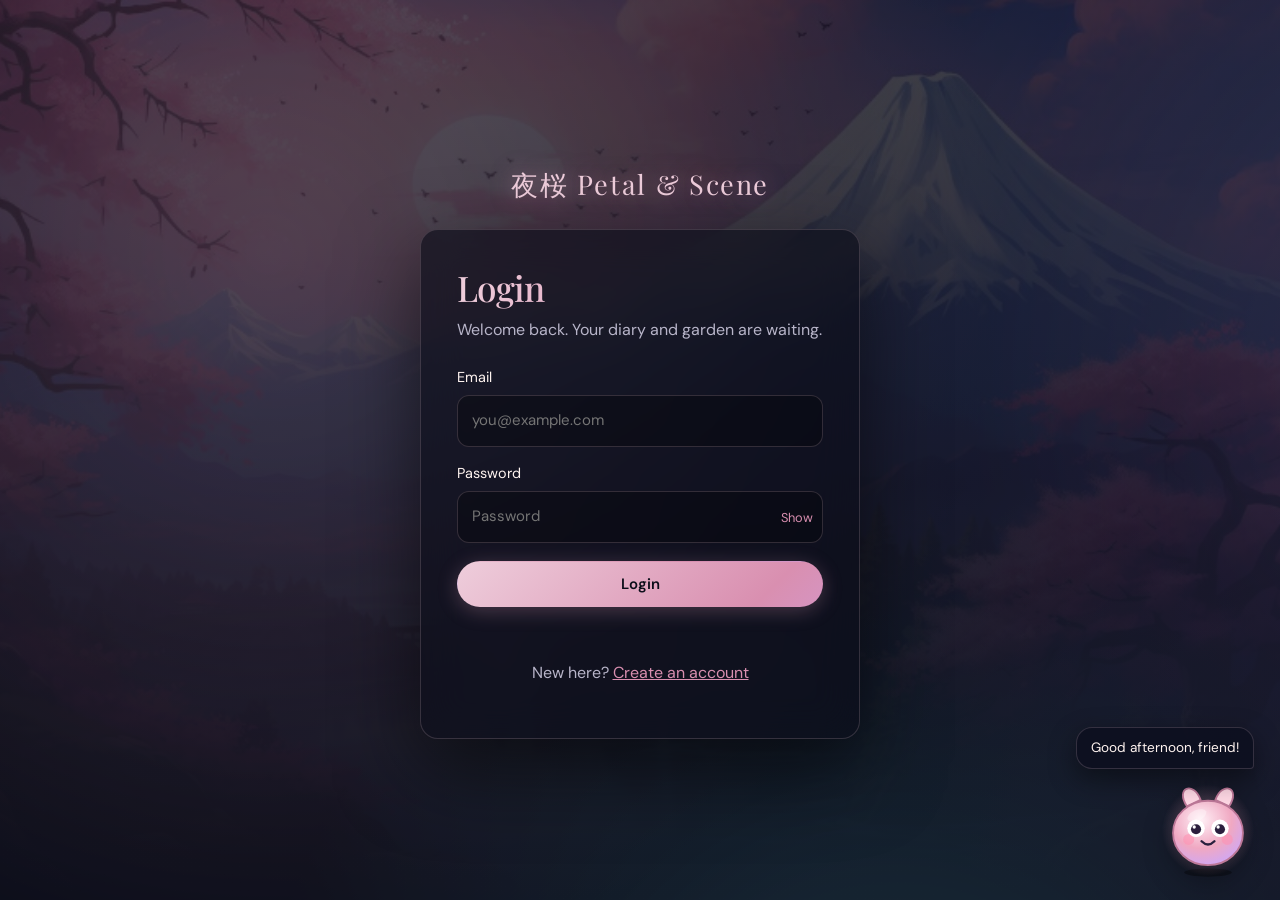
<file: html/index.html>
<!DOCTYPE html>
<html lang="en">
<head>
    <meta charset="UTF-8">
    <meta name="viewport" content="width=device-width, initial-scale=1.0">
    <title>Midnight Sakura Drama Discovery | Petal & Scene</title>
    <!-- Relative system stylesheet routing layers -->
    <link rel="stylesheet" href="../css/style.css">
    <link rel="stylesheet" href="../css/components.css">
    <link rel="stylesheet" href="../css/responsive.css">
    <link rel="stylesheet" href="../css/extras.css">
    <link rel="stylesheet" href="../css/shell.css">
    <link rel="stylesheet" href="../css/pages.css">
    <style>
        body {
            --site-bg-image: url('../assets/background/home.png');
        }
    </style>
</head>
<body>
    <!-- Floating background particle ambient layer -->
    

    <!-- Navigation Header Panel -->
    <header class="site-header" id="siteHeader"></header>

    <!-- Main Content Container -->
    <main class="container">
        
        <!-- Hero Introduction Spotlight Section -->
        <section class="section section-heading fade-up">
            <h1>Find your next story under the moonlit blossoms</h1>
            <p>Search by title, genre or mood, save what you want to watch, write down how each episode felt, and grow a garden from every drama you finish.</p>
            <div style="margin-top: 24px; display: flex; gap: 16px;">
                <a href="discover.html" class="btn btn-primary">Start exploring</a>
                <a href="garden.html" class="btn btn-outline">Visit your garden</a>
            </div>
        </section>

        <!-- Tonight's Spotlight Row Grid -->
        <section class="section">
            <div class="section-heading">
                <h2 class="glow-text">Tonight's picks</h2>
                <p>A hand-picked row of dramas for a quiet evening.</p>
            </div>
            
            <!-- JavaScript targets this container anchor to inject grid cards -->
            <div class="drama-grid">
                <div style="grid-column: 1/-1; padding: 40px; text-align: center; color: var(--muted);">
                    Illuminating stories under the moonlit blossoms...
                </div>
            </div>
            
            <div style="margin-top: 32px; text-align: center;">
                <a href="discover.html" class="btn btn-outline">Browse all dramas</a>
            </div>
        </section>

        <section class="section">
            <div class="section-heading">
                <h2 class="glow-text">Matchmaker picks</h2>
                <p>Chosen from the genres of dramas you rated 4 stars or higher in your diary.</p>
            </div>
            <div class="drama-grid" id="matchmakerGrid"></div>
        </section>

        <!-- Browse By Genre Quick Access Section -->
        <section class="section">
            <div class="section-heading">
                <h2 class="glow-text">Browse by genre</h2>
                <p>Pick a genre to jump straight into a filtered search list.</p>
            </div>
            <div class="glass-card" style="padding: 32px; display: flex; gap: 12px; flex-wrap: wrap; justify-content: center;">
                <a href="discover.html?genre=Romance" class="genre-tag">Romance</a>
                <a href="discover.html?genre=Mystery" class="genre-tag">Mystery</a>
                <a href="discover.html?genre=Fantasy" class="genre-tag">Fantasy</a>
                <a href="discover.html?genre=Historical" class="genre-tag">Historical</a>
                <a href="discover.html?genre=Slice-of-life" class="genre-tag">Slice of life</a>
                <a href="discover.html?genre=Thriller" class="genre-tag">Thriller</a>
                <a href="discover.html?genre=Comedy" class="genre-tag">Comedy</a>
                <a href="discover.html?genre=Supernatural" class="genre-tag">Supernatural</a>
                <a href="discover.html?genre=Medical" class="genre-tag">Medical</a>
                <a href="discover.html?genre=Family" class="genre-tag">Family</a>
            </div>
        </section>

        <!-- Application Workflow Explainer Grid -->
        <section class="section" style="border-top: 1px solid var(--glass-border);">
            <div class="section-heading" style="text-align: center; margin-inline: auto;">
                <h2 class="glow-text">How Petal & Scene works</h2>
            </div>
            <div style="display: grid; grid-template-columns: repeat(auto-fit, minmax(220px, 1fr)); gap: 24px; margin-top: 32px;">
                <div class="glass-card" style="padding: 24px;">
                    <div style="font-size: 2rem; margin-bottom: 12px; color: var(--sakura);">01</div>
                    <h3>Discover</h3>
                    <p style="margin-top: 8px;">Search and filter by genre to find dramas that fit tonight's mood.</p>
                </div>
                <div class="glass-card" style="padding: 24px;">
                    <div style="font-size: 2rem; margin-bottom: 12px; color: var(--sakura);">02</div>
                    <h3>Save</h3>
                    <p style="margin-top: 8px;">Add dramas to your collection and mark what you are watching or have finished.</p>
                </div>
                <div class="glass-card" style="padding: 24px;">
                    <div style="font-size: 2rem; margin-bottom: 12px; color: var(--sakura);">03</div>
                    <h3>Reflect</h3>
                    <p style="margin-top: 8px;">Log a diary entry with your mood after each episode you experience.</p>
                </div>
                <div class="glass-card" style="padding: 24px;">
                    <div style="font-size: 2rem; margin-bottom: 12px; color: var(--sakura);">04</div>
                    <h3>Grow</h3>
                    <p style="margin-top: 8px;">Watch blossoms open in your garden as your collection and diary fill up.</p>
                </div>
            </div>
        </section>

        <!-- Emotional Mood Quick Redirect Selector -->
        <section class="section glass-card" style="padding: 40px; margin-bottom: 60px; text-align: center;">
            <h2 class="glow-text">How are you feeling tonight?</h2>
            <p style="margin-top: 8px; margin-bottom: 24px;">Choose a mood to start a fresh timeline diary entry.</p>
            <div style="display: flex; gap: 12px; flex-wrap: wrap; justify-content: center;">
                <a href="diary.html?mood=cozy" class="genre-tag">🍵 Cozy</a>
                <a href="diary.html?mood=hopeful" class="genre-tag">🌅 Hopeful</a>
                <a href="diary.html?mood=nostalgic" class="genre-tag">🏮 Nostalgic</a>
                <a href="diary.html?mood=serene" class="genre-tag">🌙 Serene</a>
                <a href="diary.html?mood=thrilled" class="genre-tag">⚡ Thrilled</a>
                <a href="diary.html?mood=inspired" class="genre-tag">✨ Inspired</a>
                <a href="diary.html?mood=melancholy" class="genre-tag">🌧 Melancholy</a>
                <a href="diary.html?mood=heartbroken" class="genre-tag">🥀 Heartbroken</a>
            </div>
            <div style="margin-top: 32px;">
                <a href="diary.html" class="btn btn-primary">Open your diary</a>
            </div>
        </section>

        <!-- Ambient Garden Banner -->
        <section class="section" style="border-top: 1px solid var(--glass-border); text-align: center;">
            <h2 class="glow-text">A garden that remembers what you watched</h2>
            <p style="margin-top: 10px; margin-bottom: 24px;">Every finished drama plants a blossom. Every diary entry makes it glow a little brighter.</p>
            <a href="garden.html" class="btn btn-outline">Step into the garden</a>
        </section>
    </main>

    <!-- Global Application Footer Structure -->
    <footer style="border-top: 1px solid var(--glass-border); padding-block: 40px; margin-top: 60px; text-align: center; color: var(--muted); font-size: 0.9rem;">
        <p class="glow-text" style="margin-bottom: 12px;">夜桜と物語 – stories worth staying up for.</p>
        <p>A college web project celebrating Asian drama, one quiet night at a time.</p>
        <p style="margin-top: 8px; font-size: 0.8rem; opacity: 0.6;">© 2026 Petal & Scene. Made for a college project.</p>
    </footer>

    <!-- Modular Script Injection Matrix -->
    <script src="../js/dramas.js"></script>
    <script src="../js/storage.js"></script>
    <script src="../js/auth.js"></script>
    <script src="../js/settings.js"></script>
    <script src="../js/moodbloom.js"></script>
    <script src="../js/matchmaker.js"></script>
    <script src="../js/home.js"></script>
    <script src="../js/transitions.js"></script>
    <script src="../js/shell.js"></script>
    <script src="../js/extras.js"></script>
    <script src="../js/companion.js"></script>
</body>
</html>
</file>
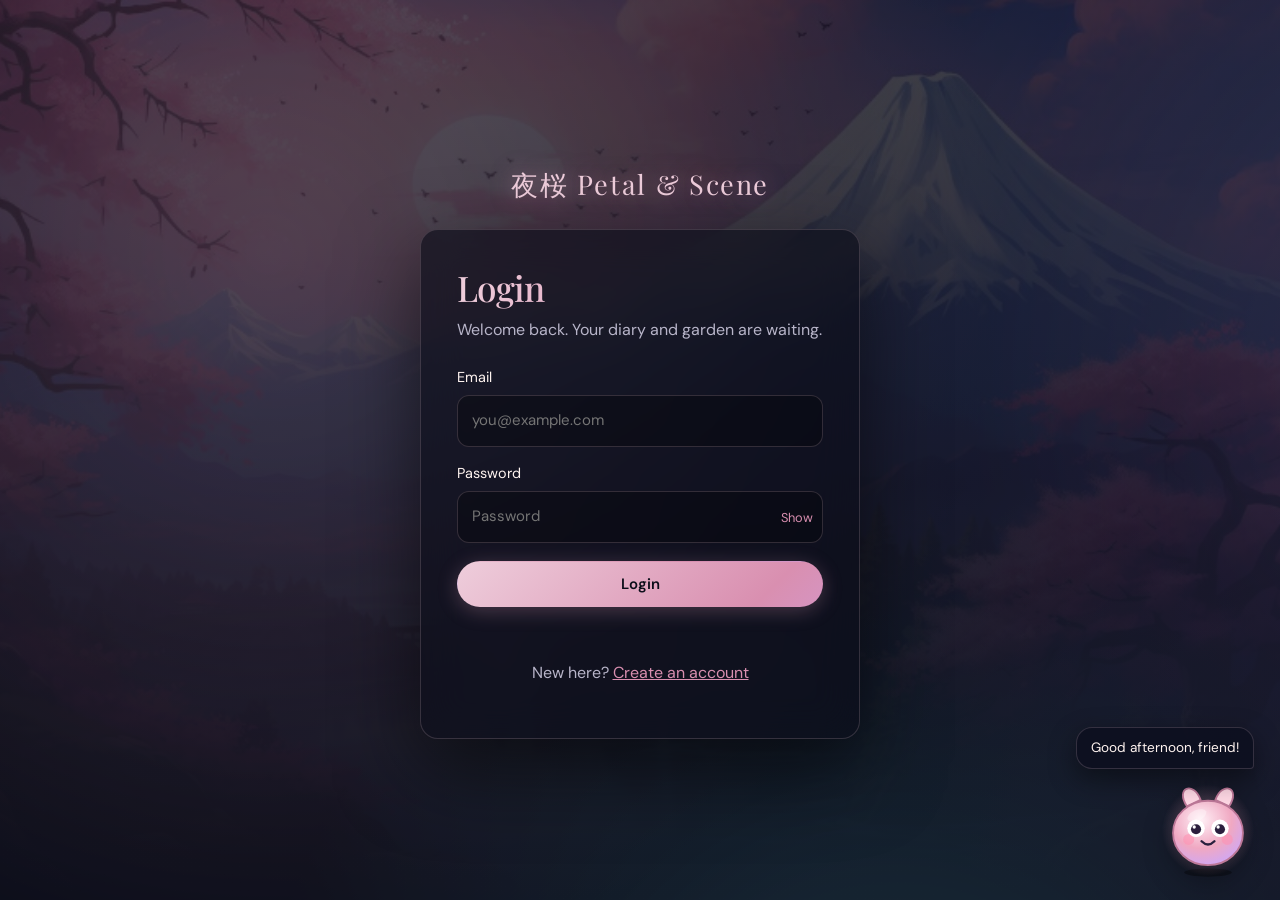
<file: html/calendar.html>
<!DOCTYPE html>
<html lang="en">
<head>
    <meta charset="UTF-8">
    <meta name="viewport" content="width=device-width, initial-scale=1.0">
    <title>Calendar | Petal & Scene</title>
    <link rel="stylesheet" href="../css/style.css">
    <link rel="stylesheet" href="../css/components.css">
    <link rel="stylesheet" href="../css/responsive.css">
    <link rel="stylesheet" href="../css/extras.css">
    <link rel="stylesheet" href="../css/shell.css">
    <link rel="stylesheet" href="../css/pages.css">
    <style>body { --site-bg-image: url('../assets/background/window-sunset.jpg'); }</style>
</head>
<body>
    <header class="site-header" id="siteHeader"></header>
    <main class="container">
<section class="section section-heading"><h1>Watching calendar</h1><p id="calSub"></p></section><div class="glass-card cal-card"><div class="cal-head"><button class="btn btn-outline" id="calPrev">&lsaquo;</button><h2 id="calTitle"></h2><button class="btn btn-outline" id="calNext">&rsaquo;</button></div><div class="cal-grid" id="calGrid"></div></div>
</main>
    <script src="../js/dramas.js"></script>
    <script src="../js/storage.js"></script>
    <script src="../js/auth.js"></script>
    <script src="../js/settings.js"></script>
    <script src="../js/moodbloom.js"></script>
    <script src="../js/transitions.js"></script>
    <script src="../js/shell.js"></script>
    <script src="../js/extras.js"></script>
    <script src="../js/companion.js"></script>
</body>
</html>
</file>
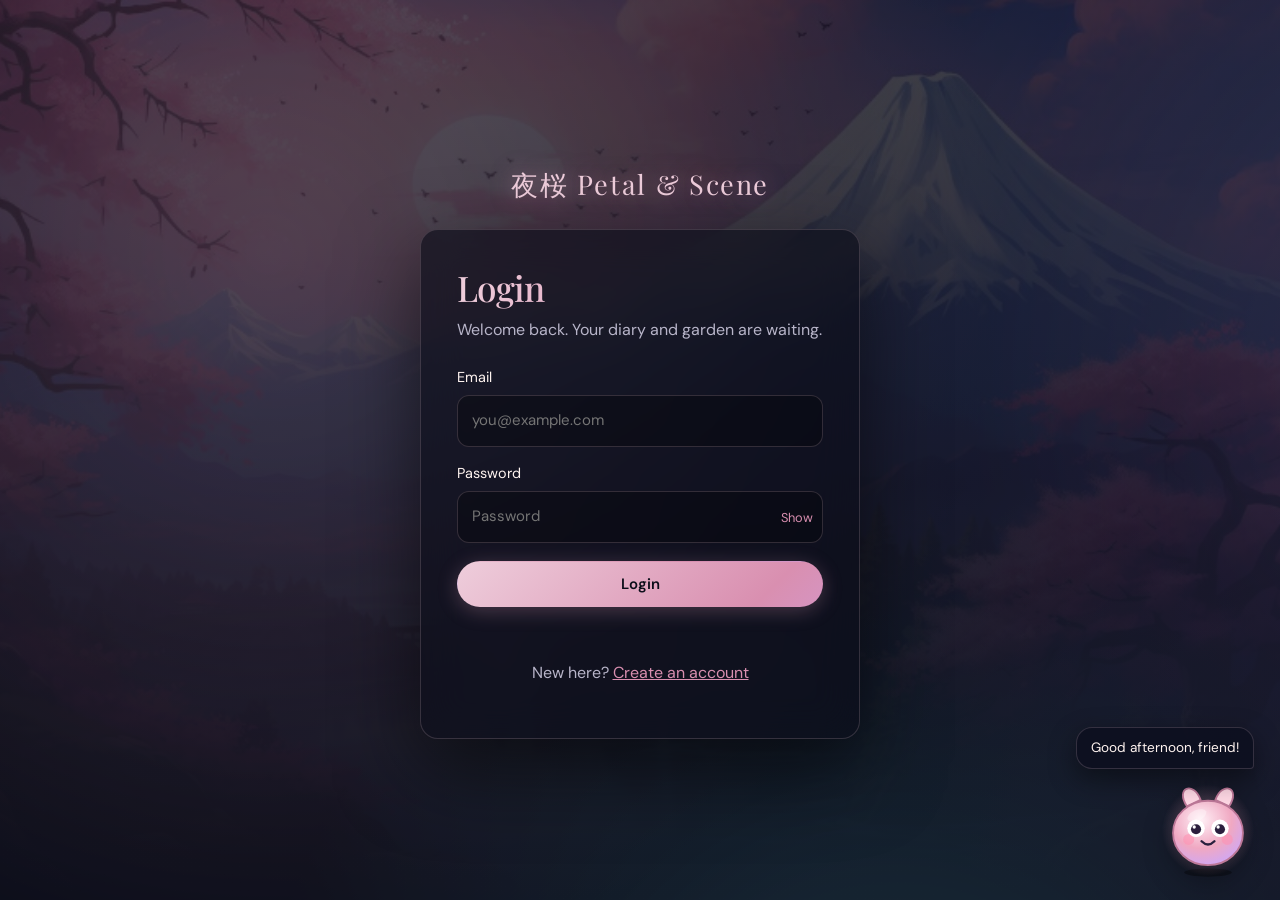
<file: html/collection.html>
<!DOCTYPE html>
<html lang="en">
<head>
    <meta charset="UTF-8">
    <meta name="viewport" content="width=device-width, initial-scale=1.0">
    <title>Your Collection | Petal & Scene</title>
    <link rel="stylesheet" href="../css/style.css">
    <link rel="stylesheet" href="../css/components.css">
    <link rel="stylesheet" href="../css/responsive.css">
    <link rel="stylesheet" href="../css/extras.css">
    <link rel="stylesheet" href="../css/shell.css">
    <link rel="stylesheet" href="../css/pages.css">
    <style>
        body { --site-bg-image: url('../assets/background/collection.png'); }
    </style>
</head>
<body>
    <header class="site-header" id="siteHeader"></header>

    <main class="container">
        <section class="section section-heading fade-up">
            <h1>Your collection</h1>
            <p>Every drama you have saved, sorted by what you plan to watch, are actively watching, or have completed.</p>
        </section>

        <section class="glass-card" style="padding: 24px; display: flex; gap: 40px; justify-content: center; margin-bottom: 40px; text-align: center;">
            <div>
                <p style="font-size: 0.85rem; text-transform: uppercase; color: var(--muted); margin-bottom: 4px;">Saved</p>
                <span id="summary-saved" style="font-size: 2rem; font-weight: bold; color: var(--sakura);">0</span>
            </div>
            <div>
                <p style="font-size: 0.85rem; text-transform: uppercase; color: var(--muted); margin-bottom: 4px;">Plan to watch</p>
                <span id="summary-plan" style="font-size: 2rem; font-weight: bold; color: var(--moonlight);">0</span>
            </div>
            <div>
                <p style="font-size: 0.85rem; text-transform: uppercase; color: var(--muted); margin-bottom: 4px;">Watching</p>
                <span id="summary-watching" style="font-size: 2rem; font-weight: bold; color: var(--moonlight);">0</span>
            </div>
            <div>
                <p style="font-size: 0.85rem; text-transform: uppercase; color: var(--muted); margin-bottom: 4px;">Completed</p>
                <span id="summary-completed" style="font-size: 2rem; font-weight: bold; color: var(--moonlight);">0</span>
            </div>
        </section>

        <section class="section">
            <div class="drama-grid"></div>
        </section>
    </main>

    <footer style="border-top: 1px solid var(--glass-border); padding-block: 40px; margin-top: 60px; text-align: center; color: var(--muted); font-size: 0.9rem;">
        <p class="glow-text" style="margin-bottom: 12px;">夜桜と物語 – stories worth staying up for.</p>
        <p>© 2026 Petal & Scene. Made for a college project.</p>
    </footer>

    <script src="../js/dramas.js"></script>
    <script src="../js/storage.js"></script>
    <script src="../js/auth.js"></script>
    <script src="../js/settings.js"></script>
    <script src="../js/moodbloom.js"></script>
    <script src="../js/collection.js"></script>
    <script src="../js/transitions.js"></script>
    <script src="../js/shell.js"></script>
    <script src="../js/extras.js"></script>
    <script src="../js/companion.js"></script>
</body>
</html>
</file>
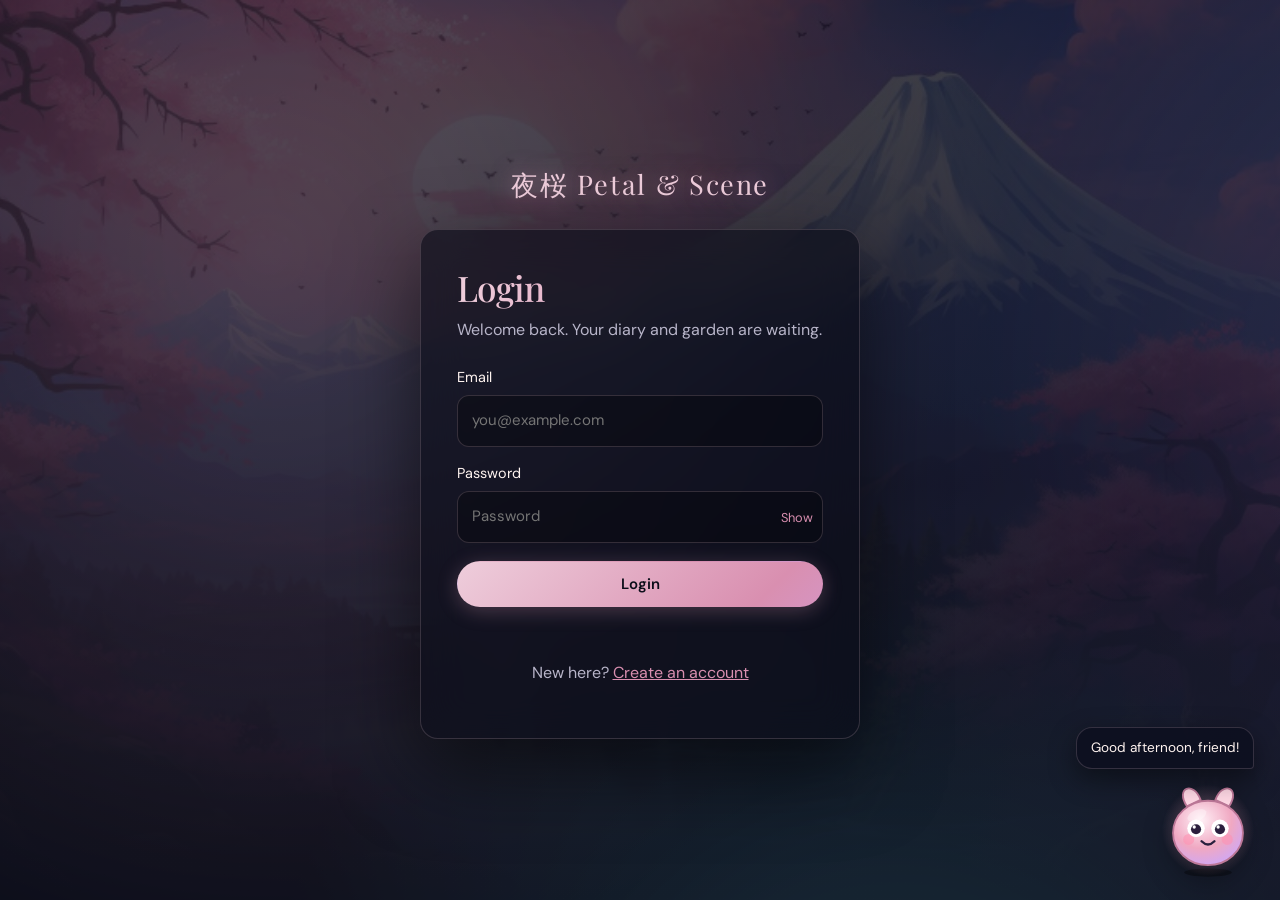
<file: html/diary.html>
<!DOCTYPE html>
<html lang="en">
<head>
    <meta charset="UTF-8">
    <meta name="viewport" content="width=device-width, initial-scale=1.0">
    <title>Your Diary | Petal & Scene</title>
    <link rel="stylesheet" href="../css/style.css">
    <link rel="stylesheet" href="../css/components.css">
    <link rel="stylesheet" href="../css/responsive.css">
    <link rel="stylesheet" href="../css/extras.css">
    <link rel="stylesheet" href="../css/shell.css">
    <link rel="stylesheet" href="../css/pages.css">
    <style>
        body {
            --site-bg-image: url('../assets/background/diary.png');
        }
    </style>
</head>
<body>
    <header class="site-header" id="siteHeader"></header>

    <main class="container">
        <section class="section section-heading fade-up">
            <h1>Your diary</h1>
            <p>Pick a feeling, write how a drama made you feel, and watch the site take on its colour. The feeling you log most becomes the site's default glow.</p>
        </section>

        <!-- Two Column Form vs Stream Layout Split -->
        <div style="display: grid; grid-template-columns: 1fr 1fr; gap: 40px; align-items: start;">
            
            <!-- Log Entry Input Form Component -->
            <section class="glass-card" style="padding: 32px;">
                <h2 style="font-size: 1.5rem; margin-bottom: 20px; color: var(--moonlight);">New entry</h2>
                <label style="display:block;margin-bottom:10px;">Pick a feeling</label>
                <div id="moodChips" class="mood-chips"></div>
                <div id="moodBanner" class="mood-banner"></div>
                <form class="diary-form" style="display: flex; flex-direction: column; gap: 20px;">
                    <div>
                        <label style="display: block; margin-bottom: 8px;">Drama</label>
                        <select class="drama-select" style="width: 100%; padding: 12px; background: var(--midnight-soft); color: var(--moonlight); border: 1px solid var(--glass-border); border-radius: 8px; outline: none;"></select>
                    </div>

                    <div>
                        <label style="display: block; margin-bottom: 8px;">How did it make you feel?</label>
                        <select class="mood-select-menu" style="width: 100%; padding: 12px; background: var(--midnight-soft); color: var(--moonlight); border: 1px solid var(--glass-border); border-radius: 8px; outline: none;"></select>
                    </div>

                    <div>
                        <label style="display: block; margin-bottom: 8px;">Your rating</label>
                        <select class="score-select" style="width: 100%; padding: 12px; background: var(--midnight-soft); color: var(--moonlight); border: 1px solid var(--glass-border); border-radius: 8px; outline: none; margin-bottom: 20px;"><option value="5">★★★★★ Loved it</option><option value="4">★★★★ Really good</option><option value="3">★★★ It was fine</option><option value="2">★★ Not for me</option><option value="1">★ Disappointed</option></select>
                        <label style="display: block; margin-bottom: 8px;">Entry Title</label>
                        <input type="text" class="entry-title-input" required style="width: 100%; padding: 12px; background: var(--glass); border: 1px solid var(--glass-border); border-radius: 8px; color: var(--moonlight); outline: none;">
                    </div>

                    <div>
                        <label style="display: block; margin-bottom: 8px;">Your Thoughts</label>
                        <textarea class="thoughts-textarea" rows="5" required style="width: 100%; padding: 12px; background: var(--glass); border: 1px solid var(--glass-border); border-radius: 8px; color: var(--moonlight); outline: none; resize: none;"></textarea>
                    </div>

                    <button type="submit" class="btn btn-primary" style="margin-top: 10px;">Save entry</button>
                </form>
            </section>

            <!-- Live Timeline Stream Container -->
            <section class="past-entries-list">
                <h2 style="font-size: 1.5rem; margin-bottom: 20px; color: var(--moonlight);">Past entries</h2>
                <div class="entries-stream-container"></div>
            </section>
        </div>
    </main>

    <script src="../js/dramas.js"></script>
    <script src="../js/storage.js"></script>
    <script src="../js/auth.js"></script>
    <script src="../js/settings.js"></script>
    <script src="../js/moodbloom.js"></script>
    <script src="../js/diary.js"></script>
    <script src="../js/transitions.js"></script>
    <script src="../js/shell.js"></script>
    <script src="../js/extras.js"></script>
    <script src="../js/companion.js"></script>
</body>
</html>
</file>
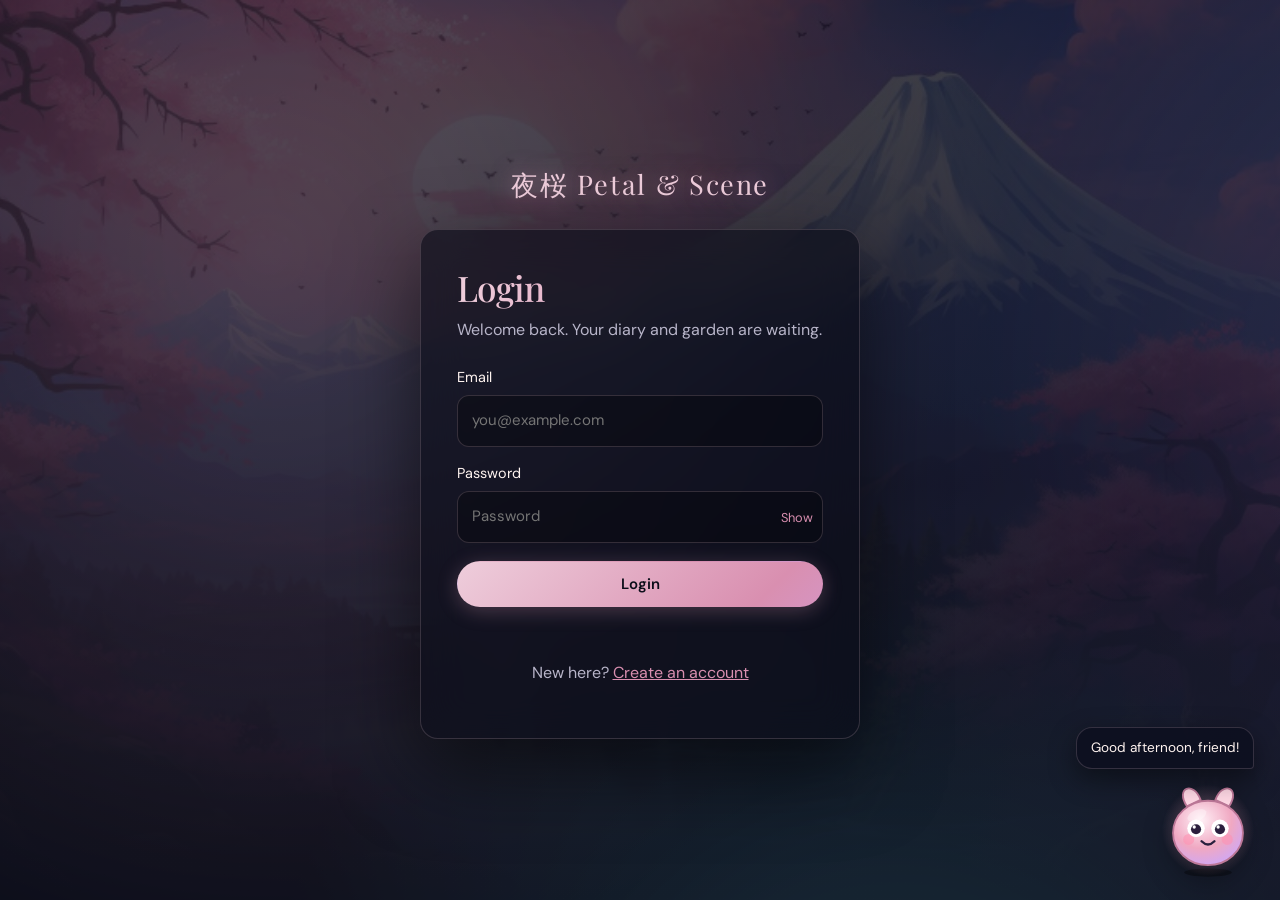
<file: html/discover.html>
<!DOCTYPE html>
<html lang="en">
<head>
    <meta charset="UTF-8">
    <meta name="viewport" content="width=device-width, initial-scale=1.0">
    <title>Discover Dramas | Petal & Scene</title>
    <link rel="stylesheet" href="../css/style.css">
    <link rel="stylesheet" href="../css/components.css">
    <link rel="stylesheet" href="../css/responsive.css">
    <link rel="stylesheet" href="../css/extras.css">
    <link rel="stylesheet" href="../css/shell.css">
    <link rel="stylesheet" href="../css/pages.css">
    <style>
        body {
            --site-bg-image: url('../assets/background/discover.png');
        }
    </style>
</head>
<body>
    <header class="site-header" id="siteHeader"></header>

    <main class="container">
        <section class="section section-heading fade-up">
            <h1>Discover dramas</h1>
            <p>Search by title or actor, then narrow the list with genres. Results update immediately as you toggle filters.</p>
        </section>

        <!-- Search and Filters Panel -->
        <section class="glass-card" style="padding: 32px; margin-bottom: 40px;">
            <h2 style="font-size: 1.5rem; margin-bottom: 16px; color: var(--moonlight);">Search and filters</h2>
            
            <div class="search-box">
                <input type="text" placeholder="Search dramas by title or actor...">
            </div>

            <div style="margin-top: 24px;">
                <label style="display: block; margin-bottom: 10px; color: var(--muted); font-size: 0.9rem;">Genres</label>
                <div style="display: flex; gap: 10px; flex-wrap: wrap;">
                    <button class="genre-tag">Romance</button>
                    <button class="genre-tag">Mystery</button>
                    <button class="genre-tag">Fantasy</button>
                    <button class="genre-tag">Historical</button>
                    <button class="genre-tag">Slice of life</button>
                    <button class="genre-tag">Thriller</button>
                    <button class="genre-tag">Comedy</button>
                    <button class="genre-tag">Supernatural</button>
                    <button class="genre-tag">Medical</button>
                    <button class="genre-tag">Family</button>
                </div>
            </div>
        </section>

        <!-- Dynamic Output Section Container -->
        <section class="section">
            <div class="drama-grid"></div>
        </section>
    </main>

    <footer style="border-top: 1px solid var(--glass-border); padding-block: 40px; margin-top: 60px; text-align: center; color: var(--muted); font-size: 0.9rem;">
        <p class="glow-text" style="margin-bottom: 12px;">夜桜と物語 – stories worth staying up for.</p>
        <p>© 2026 Petal & Scene. Made for a college project.</p>
    </footer>

    <script src="../js/dramas.js"></script>
    <script src="../js/storage.js"></script>
    <script src="../js/auth.js"></script>
    <script src="../js/settings.js"></script>
    <script src="../js/moodbloom.js"></script>
    <script src="../js/discover.js"></script>
    <script src="../js/transitions.js"></script>
    <script src="../js/shell.js"></script>
    <script src="../js/extras.js"></script>
    <script src="../js/companion.js"></script>
</body>
</html>
</file>
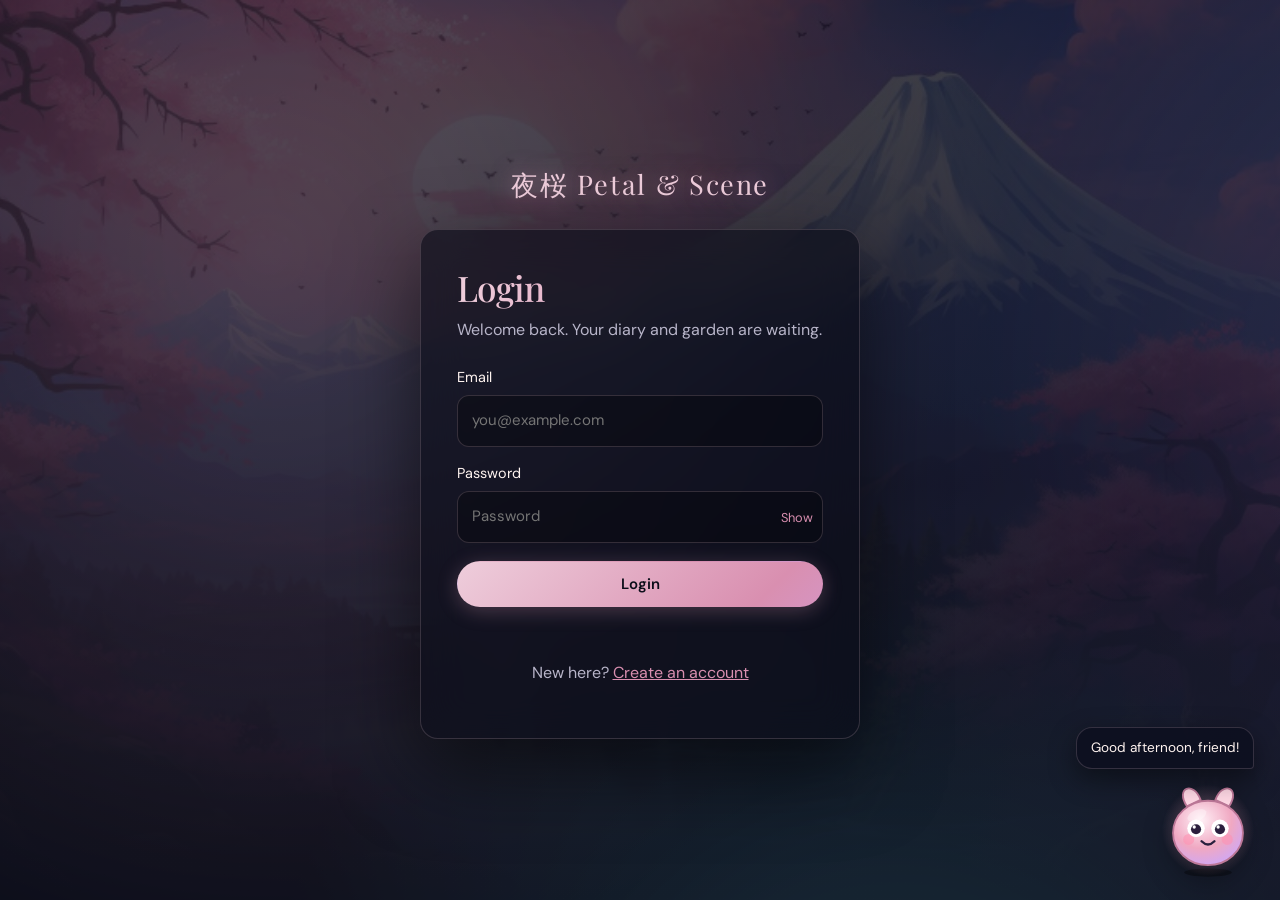
<file: html/drama.html>
<!DOCTYPE html>
<html lang="en">
<head>
    <meta charset="UTF-8">
    <meta name="viewport" content="width=device-width, initial-scale=1.0">
    <title>Drama Details | Petal & Scene</title>
    <link rel="stylesheet" href="../css/style.css">
    <link rel="stylesheet" href="../css/components.css">
    <link rel="stylesheet" href="../css/responsive.css">
    <link rel="stylesheet" href="../css/extras.css">
    <link rel="stylesheet" href="../css/shell.css">
    <link rel="stylesheet" href="../css/pages.css">
    <style>
        body {
            --site-bg-image: url('../assets/background/red-sun-mountain.jpg');
        }
    </style>
</head>
<body>
    <header class="site-header" id="siteHeader"></header>

    <main class="container section">
        <!-- Clean Back Navigation Link Structure Layer -->
        <div style="margin-bottom: 24px;">
            <a href="discover.html" class="btn btn-outline" style="padding: 8px 20px; font-size: 0.9rem; display: inline-flex; align-items: center; gap: 8px;">
                ← Back to Discover
            </a>
        </div>

        <div class="glass-card style-detail-wrapper" style="padding: 40px; display: grid; grid-template-columns: 1fr 2fr; gap: 40px;">
            <div class="detail-poster-wrapper">
                <img id="dramaPoster" src="../assets/posters/Crash landing on you.jpg" alt="Drama Poster" style="width: 100%; border-radius: 12px; border: 1px solid var(--glass-border);">
            </div>

            <div class="detail-info-panel">
                <h1 id="dramaTitle" class="glow-text" style="font-size: 3rem; margin-bottom: 8px;">Loading Title...</h1>
                <p id="dramaOriginalTitle" style="font-style: italic; color: var(--sakura); margin-bottom: 20px;">Drama Timeline Tracking Matrix</p>
                
                <div style="display: grid; grid-template-columns: 1fr 1fr; gap: 16px; margin-bottom: 24px; color: var(--muted);">
                    <div><strong>Year:</strong> <span id="dramaYear">--</span></div>
                    <div><strong>Country:</strong> <span id="dramaCountry">--</span></div>
                    <div><strong>Episodes:</strong> <span id="dramaEpisodes">--</span></div>
                    <div><strong>Rating:</strong> <span class="rating-val" style="color: var(--sakura); font-weight: bold;">--</span></div>
                </div>

                <div style="margin-bottom: 32px;">
                    <label style="display: block; margin-bottom: 8px; color: var(--moonlight);">Update Watch Status</label>
                    <select class="status-selector" style="width: 100%; max-width: 300px; padding: 12px; background: var(--midnight-soft); color: var(--moonlight); border: 1px solid var(--glass-border); border-radius: 8px; outline: none;">
                        <option value="None">Not Saved</option>
                        <option value="Plan to watch">Plan to watch</option>
                        <option value="Watching">Watching</option>
                        <option value="Completed">Completed</option>
                    </select>
                </div>

                <h2 style="font-size: 1.5rem; margin-bottom: 12px; color: var(--moonlight);">Synopsis</h2>
                <p style="color: var(--muted); line-height: 1.8; margin-bottom: 32px;">
                    A short, spoiler-free synopsis will appear here. It introduces the main characters, the setting, and the central question of the story in two to four sentences.
                </p>
            </div>
        </div>
    </main>

    <footer style="border-top: 1px solid var(--glass-border); padding-block: 40px; margin-top: 60px; text-align: center; color: var(--muted); font-size: 0.9rem;">
        <p class="glow-text" style="margin-bottom: 12px;">夜桜と物語 – stories worth staying up for.</p>
        <p>© 2026 Petal & Scene. Made for a college project.</p>
    </footer>

    <script src="../js/dramas.js"></script>
    <script src="../js/storage.js"></script>
    <script src="../js/auth.js"></script>
    <script src="../js/settings.js"></script>
    <script src="../js/moodbloom.js"></script>
    <script src="../js/drama.js"></script>
    <script src="../js/transitions.js"></script>
    <script src="../js/shell.js"></script>
    <script src="../js/extras.js"></script>
    <script src="../js/companion.js"></script>
</body>
</html>
</file>
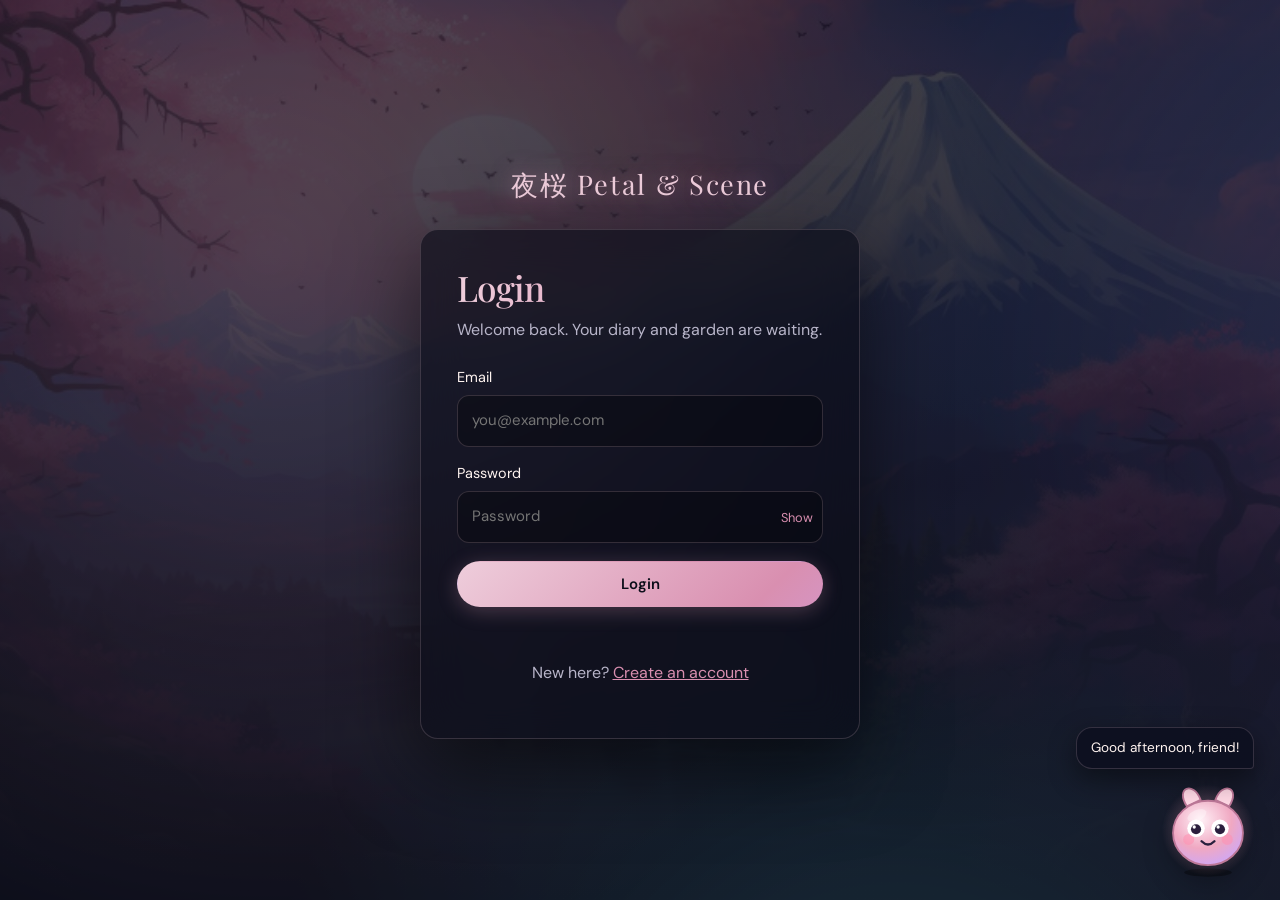
<file: html/faq.html>
<!DOCTYPE html>
<html lang="en">
<head>
    <meta charset="UTF-8">
    <meta name="viewport" content="width=device-width, initial-scale=1.0">
    <title>FAQ | Petal & Scene</title>
    <link rel="stylesheet" href="../css/style.css">
    <link rel="stylesheet" href="../css/components.css">
    <link rel="stylesheet" href="../css/responsive.css">
    <link rel="stylesheet" href="../css/extras.css">
    <link rel="stylesheet" href="../css/shell.css">
    <link rel="stylesheet" href="../css/pages.css">
    <style>body { --site-bg-image: url('../assets/background/meadow-sky.jpg'); }</style>
</head>
<body>
    <header class="site-header" id="siteHeader"></header>
    <main class="container">
        <section class="section section-heading fade-up"><h1>Questions, answered</h1><p>Quick answers about accounts, your garden and everything in between. Still stuck? <a class="link" href="feedback.html">Send us feedback</a>.</p></section>
        <div class="faq-search"><input id="faqSearch" type="search" placeholder="Search the FAQ" aria-label="Search the FAQ"></div>
        <div class="faq-wrap" id="faqWrap">
            <h2 class="faq-group">Getting started</h2>
            <details class="glass-card faq-item"><summary>Do I need an account?</summary><p>Yes. Create one on the Register page with your name, email and a password. It keeps your diary, collection and garden together in one place.</p></details>
            <details class="glass-card faq-item"><summary>Where is my data stored?</summary><p>Only in this browser, on this device. Nothing is sent to a server, so a different browser or device starts fresh and clearing your browser data also clears Petal &amp; Scene.</p></details>
            <details class="glass-card faq-item"><summary>I forgot my password. What now?</summary><p>Because everything lives in your browser there is no email reset. Register again with a new email, or clear site data for this page and start over.</p></details>
            <h2 class="faq-group">Dramas and your diary</h2>
            <details class="glass-card faq-item"><summary>How do I save a drama?</summary><p>Open any drama from Discover or Home and choose a status: Plan to watch, Watching or Completed. It appears in your Collection straight away.</p></details>
            <details class="glass-card faq-item"><summary>What are Matchmaker picks?</summary><p>A row on the home page chosen from the genres of dramas you rated 4 stars or higher in your diary. The more you rate, the better the picks.</p></details>
            <details class="glass-card faq-item"><summary>What does my mood colour do?</summary><p>The colour of the site follows the mood you log most in your diary. If you prefer one fixed colour, pick it in Settings under Appearance.</p></details>
            <details class="glass-card faq-item"><summary>What is the Surprise me button?</summary><p>It opens a random drama. Great for when you cannot decide what to watch tonight.</p></details>
            <h2 class="faq-group">Streak, calendar and favourites</h2>
            <details class="glass-card faq-item"><summary>How does the streak work?</summary><p>Each day you open Petal &amp; Scene counts as a visited day. Visit on consecutive days to grow your streak. Miss a day and it starts again.</p></details>
            <details class="glass-card faq-item"><summary>What do the colours on the calendar mean?</summary><p>Highlighted days are days you visited. A small dot under a date means you wrote a diary entry that day.</p></details>
            <details class="glass-card faq-item"><summary>How do I add a favourite?</summary><p>Open a drama and press Add to favourites. All your favourites are listed on the Favourites page under More.</p></details>
            <h2 class="faq-group">The garden</h2>
            <details class="glass-card faq-item"><summary>How do I get blossoms to plant?</summary><p>Every drama you mark Completed gives you a seed. You also start with three free seeds, and you can buy extra seed slots with petals.</p></details>
            <details class="glass-card faq-item"><summary>Why are my plants drooping?</summary><p>They are thirsty! Pick the watering can and tap them. A plant that runs out of water stops growing and stops making petals.</p></details>
            <details class="glass-card faq-item"><summary>What are petals for?</summary><p>Petals are the garden currency. Happy, fully grown plants make them. Collect them by tapping the glowing petal above a plant, then spend them on feed, more pots and seed slots.</p></details>
            <details class="glass-card faq-item"><summary>Can I move or remove a plant?</summary><p>Use the shovel tool to remove one. Removing a plant gives its seed back so you can plant it somewhere else.</p></details>
            <h2 class="faq-group">Settings and Loomi</h2>
            <details class="glass-card faq-item"><summary>Can I use my own mouse pointer?</summary><p>Yes. Go to Settings, then Mouse pointer, and upload any picture. It is shrunk to a small pointer size automatically.</p></details>
            <details class="glass-card faq-item"><summary>Who is Loomi?</summary><p>Loomi is the little floating companion in the corner. Poke it, drag it around, or double-click for a trick. You can hide it, quieten it, or give it your own picture in Settings.</p></details>
            <details class="glass-card faq-item"><summary>The page tear effect feels slow. Can I change it?</summary><p>Open Settings, then Motion and sound, and choose Fade or None for the page change effect.</p></details>
            <p id="faqNone" class="faq-none" hidden>No answers match that search. Try a different word, or <a class="link" href="feedback.html">ask us directly</a>.</p>
        </div>
    </main>
    <script src="../js/dramas.js"></script>
    <script src="../js/storage.js"></script>
    <script src="../js/auth.js"></script>
    <script src="../js/settings.js"></script>
    <script src="../js/moodbloom.js"></script>
    <script src="../js/faq.js"></script>
    <script src="../js/transitions.js"></script>
    <script src="../js/shell.js"></script>
    <script src="../js/extras.js"></script>
    <script src="../js/companion.js"></script>
</body>
</html>
</file>
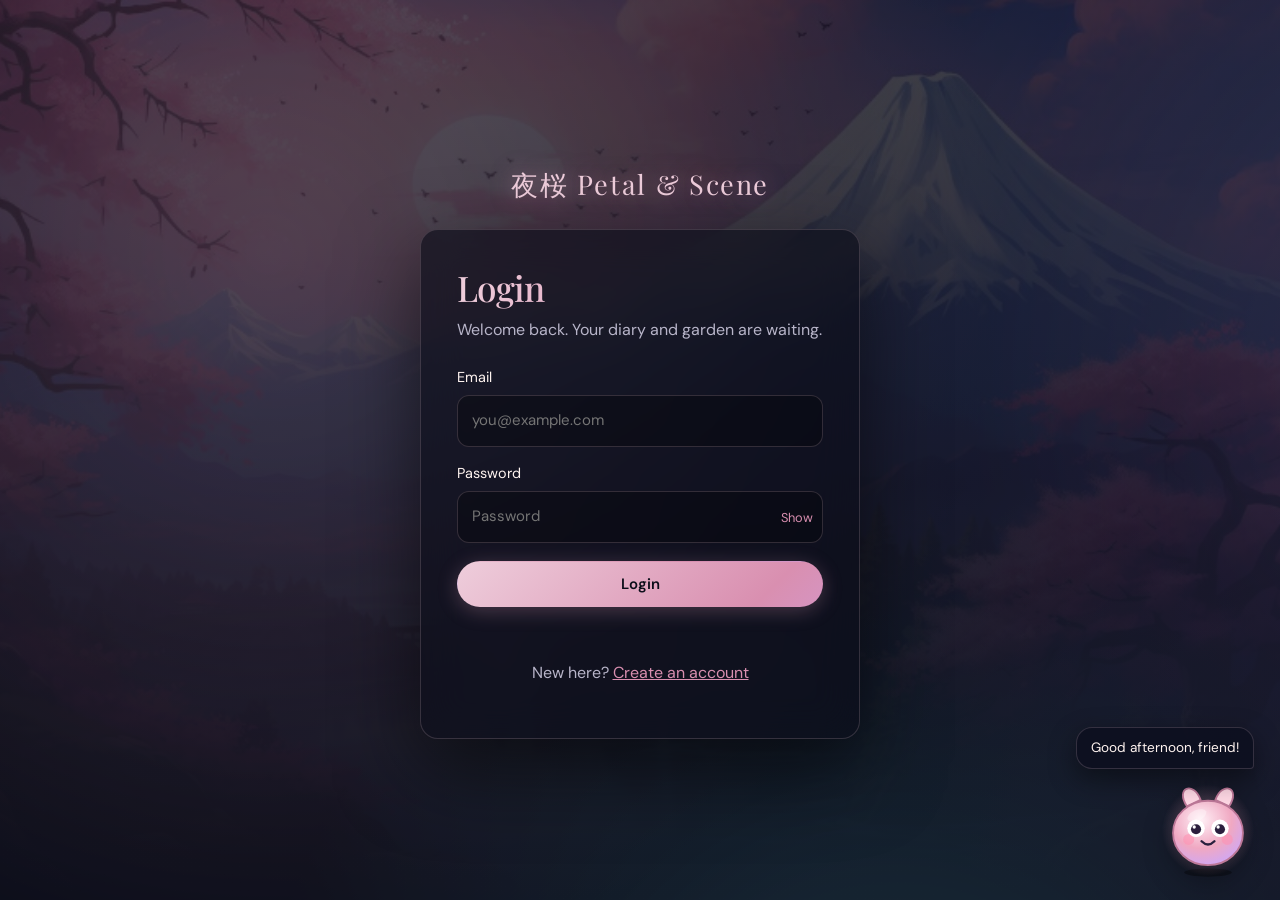
<file: html/favourites.html>
<!DOCTYPE html>
<html lang="en">
<head>
    <meta charset="UTF-8">
    <meta name="viewport" content="width=device-width, initial-scale=1.0">
    <title>Favourites | Petal & Scene</title>
    <link rel="stylesheet" href="../css/style.css">
    <link rel="stylesheet" href="../css/components.css">
    <link rel="stylesheet" href="../css/responsive.css">
    <link rel="stylesheet" href="../css/extras.css">
    <link rel="stylesheet" href="../css/shell.css">
    <link rel="stylesheet" href="../css/pages.css">
    <style>body { --site-bg-image: url('../assets/background/matchmaker.png'); }</style>
</head>
<body>
    <header class="site-header" id="siteHeader"></header>
    <main class="container">
<section class="section section-heading"><h1>Your favourites</h1><p>Dramas you hearted. Tap the heart on any drama page to add it.</p></section><div class="drama-grid" id="favGrid"></div>
</main>
    <script src="../js/dramas.js"></script>
    <script src="../js/storage.js"></script>
    <script src="../js/auth.js"></script>
    <script src="../js/settings.js"></script>
    <script src="../js/moodbloom.js"></script>
    <script src="../js/transitions.js"></script>
    <script src="../js/shell.js"></script>
    <script src="../js/extras.js"></script>
    <script src="../js/companion.js"></script>
</body>
</html>
</file>
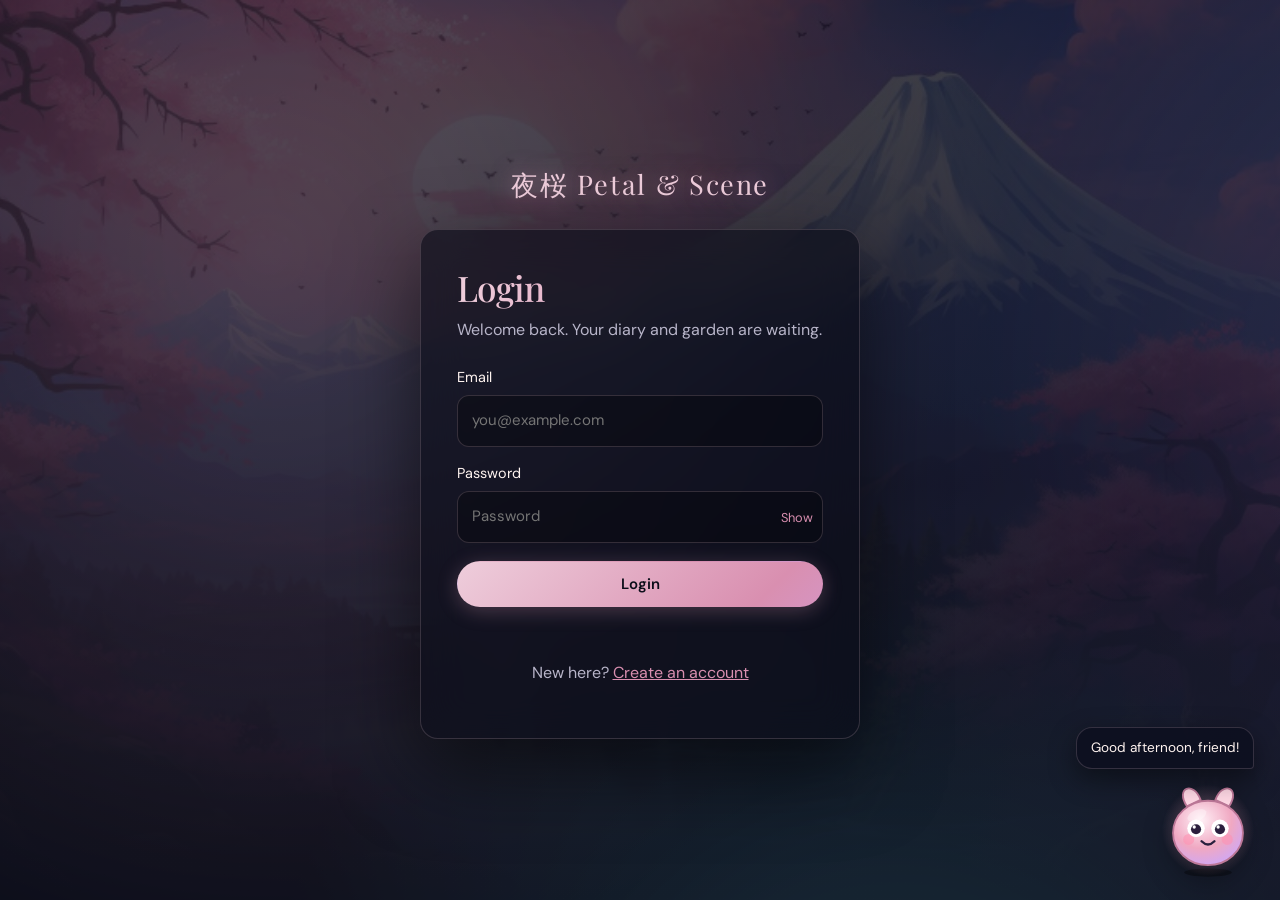
<file: html/feedback.html>
<!DOCTYPE html>
<html lang="en">
<head>
    <meta charset="UTF-8">
    <meta name="viewport" content="width=device-width, initial-scale=1.0">
    <title>Feedback | Petal & Scene</title>
    <link rel="stylesheet" href="../css/style.css">
    <link rel="stylesheet" href="../css/components.css">
    <link rel="stylesheet" href="../css/responsive.css">
    <link rel="stylesheet" href="../css/extras.css">
    <link rel="stylesheet" href="../css/shell.css">
    <link rel="stylesheet" href="../css/pages.css">
    <style>body { --site-bg-image: url('../assets/background/red-sun-mountain.jpg'); }</style>
</head>
<body>
    <header class="site-header" id="siteHeader"></header>
    <main class="container">
        <section class="section section-heading fade-up"><h1>Tell us what you think</h1><p>Found a bug, want a feature, or just want to say something kind? Your note is saved with your account on this device.</p></section>
        <div class="fb-layout">
            <form id="fbForm" class="glass-card fb-card" novalidate>
                <label class="fb-label">How is Petal &amp; Scene so far?</label>
                <div class="stars" id="fbStars" role="radiogroup" aria-label="Rating">
                    <button type="button" role="radio" aria-checked="false" data-v="1" aria-label="1 star">★</button><button type="button" role="radio" aria-checked="false" data-v="2" aria-label="2 stars">★</button><button type="button" role="radio" aria-checked="false" data-v="3" aria-label="3 stars">★</button><button type="button" role="radio" aria-checked="false" data-v="4" aria-label="4 stars">★</button><button type="button" role="radio" aria-checked="false" data-v="5" aria-label="5 stars">★</button>
                    <span id="fbStarText" class="star-text">Tap a star</span>
                </div>
                <label class="fb-label">What is it about?</label>
                <div class="chips" id="fbType">
                    <button type="button" class="genre-tag active" data-v="Idea">Idea</button><button type="button" class="genre-tag" data-v="Bug">Something broke</button><button type="button" class="genre-tag" data-v="Compliment">Compliment</button><button type="button" class="genre-tag" data-v="Other">Other</button>
                </div>
                <label class="fb-label" for="fbText">Your message</label>
                <textarea id="fbText" rows="6" maxlength="800" placeholder="Tell us everything. What did you like? What should change?"></textarea>
                <div class="fb-foot"><span id="fbCount">0 / 800</span><button class="btn btn-primary" type="submit">Send feedback</button></div>
                <p id="fbMsg" role="alert"></p>
            </form>
            <aside class="glass-card fb-card">
                <h3>Your past notes</h3>
                <div id="fbList"></div>
            </aside>
        </div>
    </main>
    <script src="../js/dramas.js"></script>
    <script src="../js/storage.js"></script>
    <script src="../js/auth.js"></script>
    <script src="../js/settings.js"></script>
    <script src="../js/moodbloom.js"></script>
    <script src="../js/feedback.js"></script>
    <script src="../js/transitions.js"></script>
    <script src="../js/shell.js"></script>
    <script src="../js/extras.js"></script>
    <script src="../js/companion.js"></script>
</body>
</html>
</file>
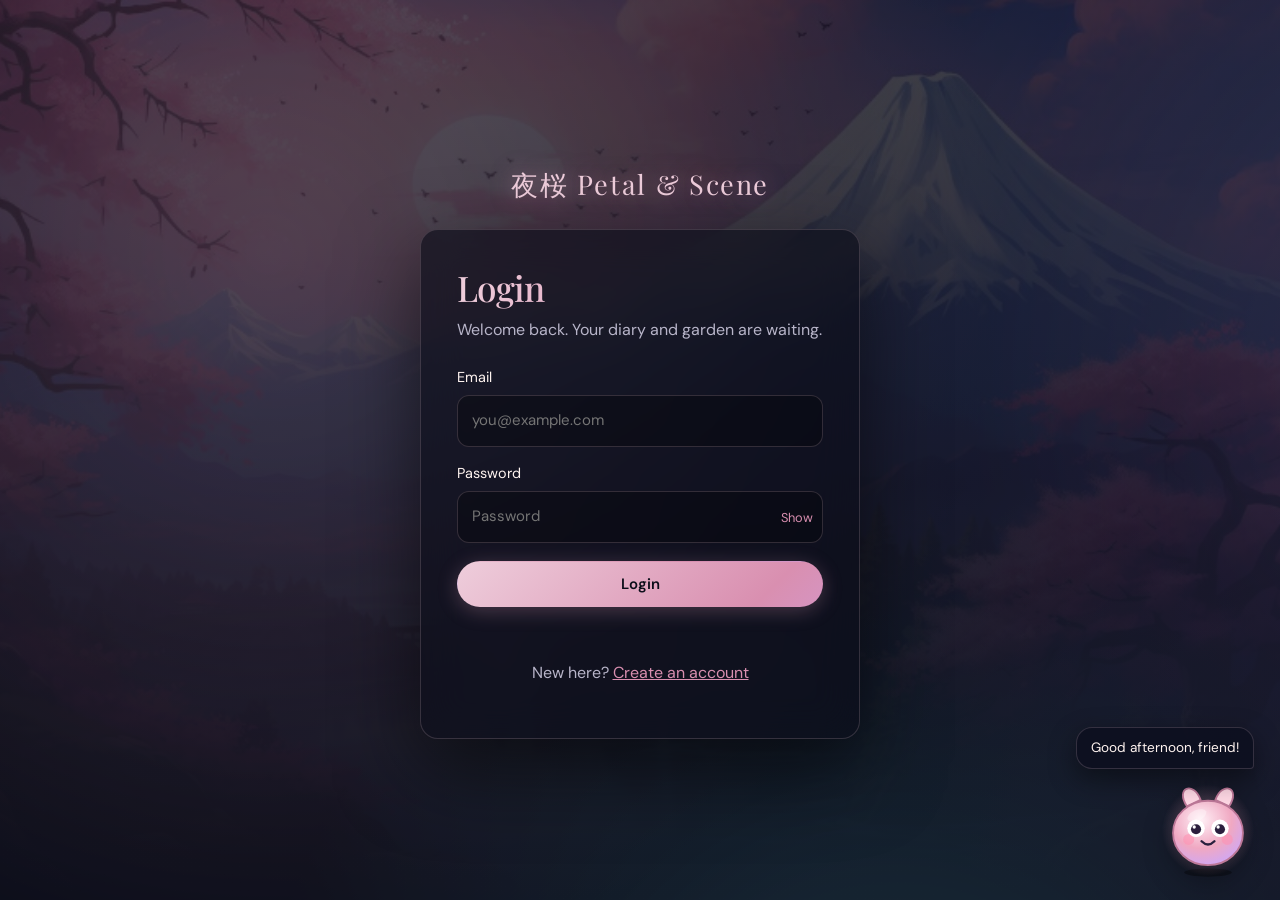
<file: html/garden.html>
<!DOCTYPE html>
<html lang="en">
<head>
    <meta charset="UTF-8">
    <meta name="viewport" content="width=device-width, initial-scale=1.0">
    <title>Your Sakura Garden | Petal & Scene</title>
    <link rel="stylesheet" href="../css/style.css">
    <link rel="stylesheet" href="../css/components.css">
    <link rel="stylesheet" href="../css/responsive.css">
    <link rel="stylesheet" href="../css/extras.css">
    <link rel="stylesheet" href="../css/shell.css">
    <link rel="stylesheet" href="../css/pages.css">
    <style>
        body {
            --site-bg-image: url('../assets/background/garden.png');
        }
    </style>
</head>
<body>
    <header class="site-header" id="siteHeader"></header>

    <main class="container">
        <section class="section section-heading fade-up">
            <h1>Your sakura garden</h1>
            <p>A cheerful zen garden for every drama you finish. Pick a flower, plant it in a pot, water it to help it grow, and watch it bloom.</p>
        </section>

        <!-- Live Live Synchronized Application Data Counter Badges -->
        <section class="glass-card zen-stats">
            <div>
                <p style="font-size: 0.85rem; color: var(--muted); margin-bottom: 4px;">Blossoms Planted</p>
                <span class="count-planted" style="font-size: 1.75rem; font-weight: bold; color: var(--sakura);">0 / 0</span>
            </div>
            <div>
                <p style="font-size: 0.85rem; color: var(--muted); margin-bottom: 4px;">Dramas Completed</p>
                <span class="count-completed" style="font-size: 1.75rem; font-weight: bold; color: var(--moonlight);">0</span>
            </div>
            <div>
                <p style="font-size: 0.85rem; color: var(--muted); margin-bottom: 4px;">Garden Level</p>
                <span class="count-level" style="font-size: 1.75rem; font-weight: bold; color: var(--moonlight);">1</span>
            </div>
        </section>

        <!-- Two Column Main Workspace Split Grid Layout Grid -->
        <div class="zen-layout">
            
            <!-- Interactive HTML5 Canvas Render Card Module Box -->
            <div class="glass-card zen-board">
                <canvas id="gardenCanvas" aria-label="Your zen garden. Pick a tool and click a pot."></canvas>
            </div>

            <!-- Custom Graphic Seed Selection Sidebar Panel Controller Cards -->
            <div>
                <div class="glass-card" style="padding: 24px; margin-bottom: 24px;">
                    <h3 style="font-size: 1.2rem; margin-bottom: 16px; color: var(--moonlight);">Tool</h3>
                    <div style="display: flex; flex-direction: column; gap: 12px;">
                        <label style="display:flex;align-items:center;gap:10px;cursor:pointer;"><input type="radio" name="gardenTool" class="tool-radio" value="plant" checked style="accent-color: var(--sakura);"><div><strong>Plant</strong><p style="font-size:.75rem;margin:0">Click an empty pot.</p></div></label>
                        <label style="display:flex;align-items:center;gap:10px;cursor:pointer;"><input type="radio" name="gardenTool" class="tool-radio" value="water" style="accent-color: var(--sakura);"><div><strong>Water</strong><p style="font-size:.75rem;margin:0">Helps seedlings grow faster.</p></div></label>
                        <label style="display:flex;align-items:center;gap:10px;cursor:pointer;"><input type="radio" name="gardenTool" class="tool-radio" value="remove" style="accent-color: var(--sakura);"><div><strong>Dig up</strong><p style="font-size:.75rem;margin:0">Remove a flower.</p></div></label>
                    </div>
                </div>
                <div class="glass-card" style="padding: 24px;">
                <h3 style="font-size: 1.2rem; margin-bottom: 16px; color: var(--moonlight);">Choose a flower</h3>
                <div style="display: flex; flex-direction: column; gap: 14px;">
                    
                    <label style="display: flex; align-items: center; gap: 10px; cursor: pointer;">
                        <input type="radio" name="flowerSeed" class="flower-radio" value="blossom" checked style="accent-color: var(--sakura);">
                        <div>
                            <strong style="color: var(--moonlight);">Cherry Blossom</strong>
                            <p style="font-size: 0.75rem; color: var(--muted); margin-top: 2px;">Uses cherry_blossom.svg asset.</p>
                        </div>
                    </label>
                    
                    <label style="display: flex; align-items: center; gap: 10px; cursor: pointer;">
                        <input type="radio" name="flowerSeed" class="flower-radio" value="branch" style="accent-color: var(--sakura);">
                        <div>
                            <strong style="color: var(--moonlight);">Flower Branch</strong>
                            <p style="font-size: 0.75rem; color: var(--muted); margin-top: 2px;">Uses flower_branch.svg asset.</p>
                        </div>
                    </label>
                    
                    <label style="display: flex; align-items: center; gap: 10px; cursor: pointer;">
                        <input type="radio" name="flowerSeed" class="flower-radio" value="tulip" style="accent-color: var(--sakura);">
                        <div>
                            <strong style="color: var(--moonlight);">Pink Tulip</strong>
                            <p style="font-size: 0.75rem; color: var(--muted); margin-top: 2px;">Uses pink_tulip.svg asset.</p>
                        </div>
                    </label>

                </div>
            </div>
            </div>

        </div>
    </main>

    <footer style="border-top: 1px solid var(--glass-border); padding-block: 40px; margin-top: 60px; text-align: center; color: var(--muted); font-size: 0.9rem;">
        <p class="glow-text" style="margin-bottom: 12px;">夜桜と物語 – stories worth staying up for.</p>
        <p>© 2026 Petal & Scene. Made for a college project.</p>
    </footer>

    <script src="../js/dramas.js"></script>
    <script src="../js/storage.js"></script>
    <script src="../js/auth.js"></script>
    <script src="../js/settings.js"></script>
    <script src="../js/moodbloom.js"></script>
    <script src="../js/constellation.js"></script>
    <script src="../js/garden.js"></script>
    <script src="../js/transitions.js"></script>
    <script src="../js/shell.js"></script>
    <script src="../js/extras.js"></script>
    <script src="../js/companion.js"></script>
</body>
</html>
</file>
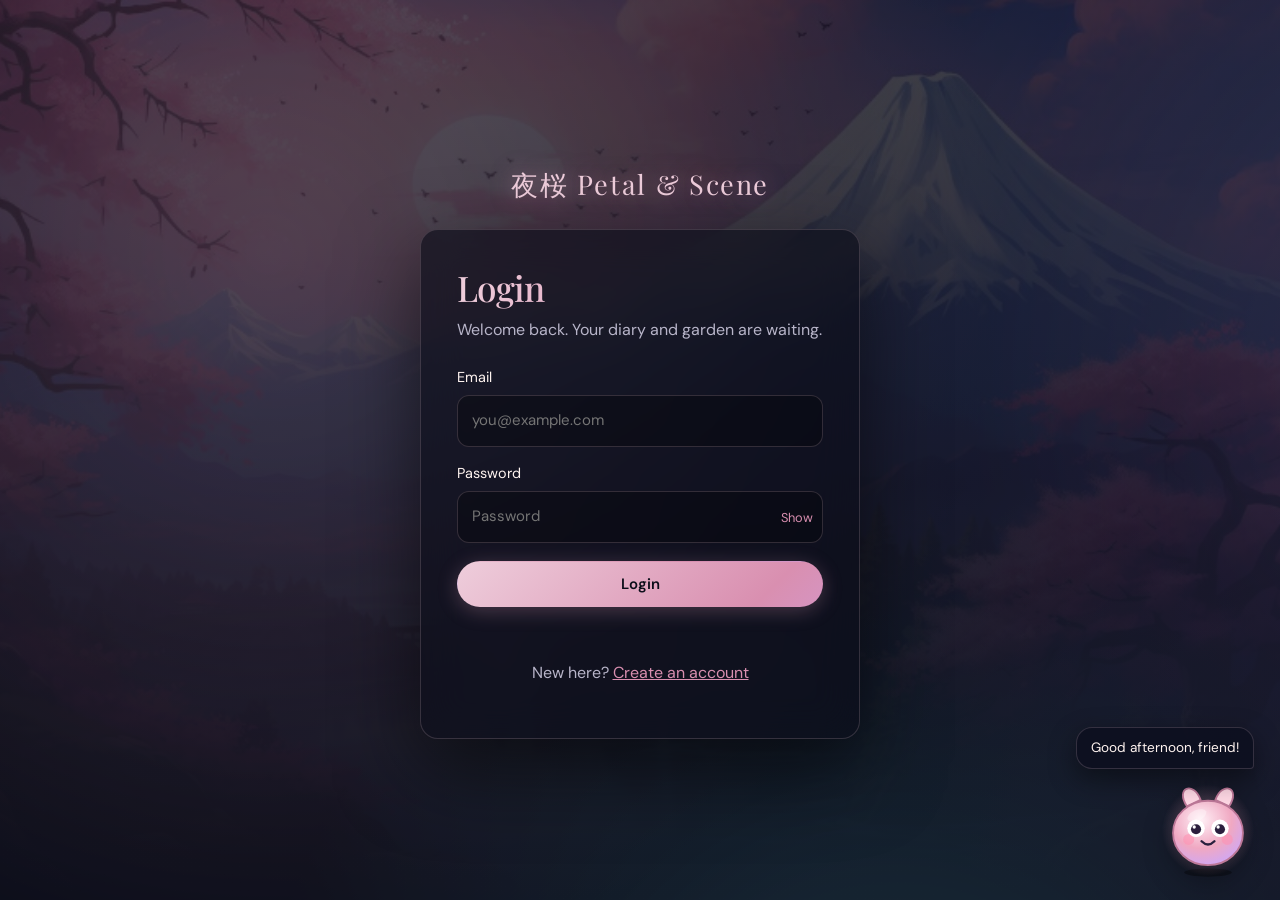
<file: html/login.html>
<!DOCTYPE html>
<html lang="en">
<head>
    <meta charset="UTF-8">
    <meta name="viewport" content="width=device-width, initial-scale=1.0">
    <title>Login | Petal & Scene</title>
    <link rel="stylesheet" href="../css/style.css">
    <link rel="stylesheet" href="../css/components.css">
    <link rel="stylesheet" href="../css/responsive.css">
    <link rel="stylesheet" href="../css/extras.css">
    <link rel="stylesheet" href="../css/shell.css">
    <link rel="stylesheet" href="../css/pages.css">
    <style>body { --site-bg-image: url('../assets/background/fuji-sakura-lake.jpg'); }</style>
</head>
<body>
    
    <main class="container">
        <section class="section auth-wrap">
            <a class="auth-brand" href="#" onclick="return false">夜桜 Petal &amp; Scene</a>
            <div class="glass-card auth-card fade-up">
                <h1>Login</h1>
                <p class="auth-sub">Welcome back. Your diary and garden are waiting.</p>
                <form id="authForm" data-mode="login" novalidate="false">
                    
                    <label>Email</label><input type="email" name="email" required autocomplete="email" placeholder="you@example.com">
                    <label>Password</label><div class="pw-row"><input type="password" name="password" required autocomplete="current-password" placeholder="Password"><button type="button" class="show-pw">Show</button></div>
                    
                    <button class="btn btn-primary" type="submit" style="width:100%;margin-top:18px">Login</button>
                    <p id="authMsg" role="alert"></p>
                </form>
                <p class="auth-alt">New here? <a href="register.html">Create an account</a></p>
            </div>
        </section>
    </main>
    <script src="../js/dramas.js"></script>
    <script src="../js/storage.js"></script>
    <script src="../js/auth.js"></script>
    <script src="../js/settings.js"></script>
    <script src="../js/moodbloom.js"></script>
    <script src="../js/transitions.js"></script>
    <script src="../js/shell.js"></script>
    <script src="../js/extras.js"></script>
    <script src="../js/companion.js"></script>
</body>
</html>
</file>
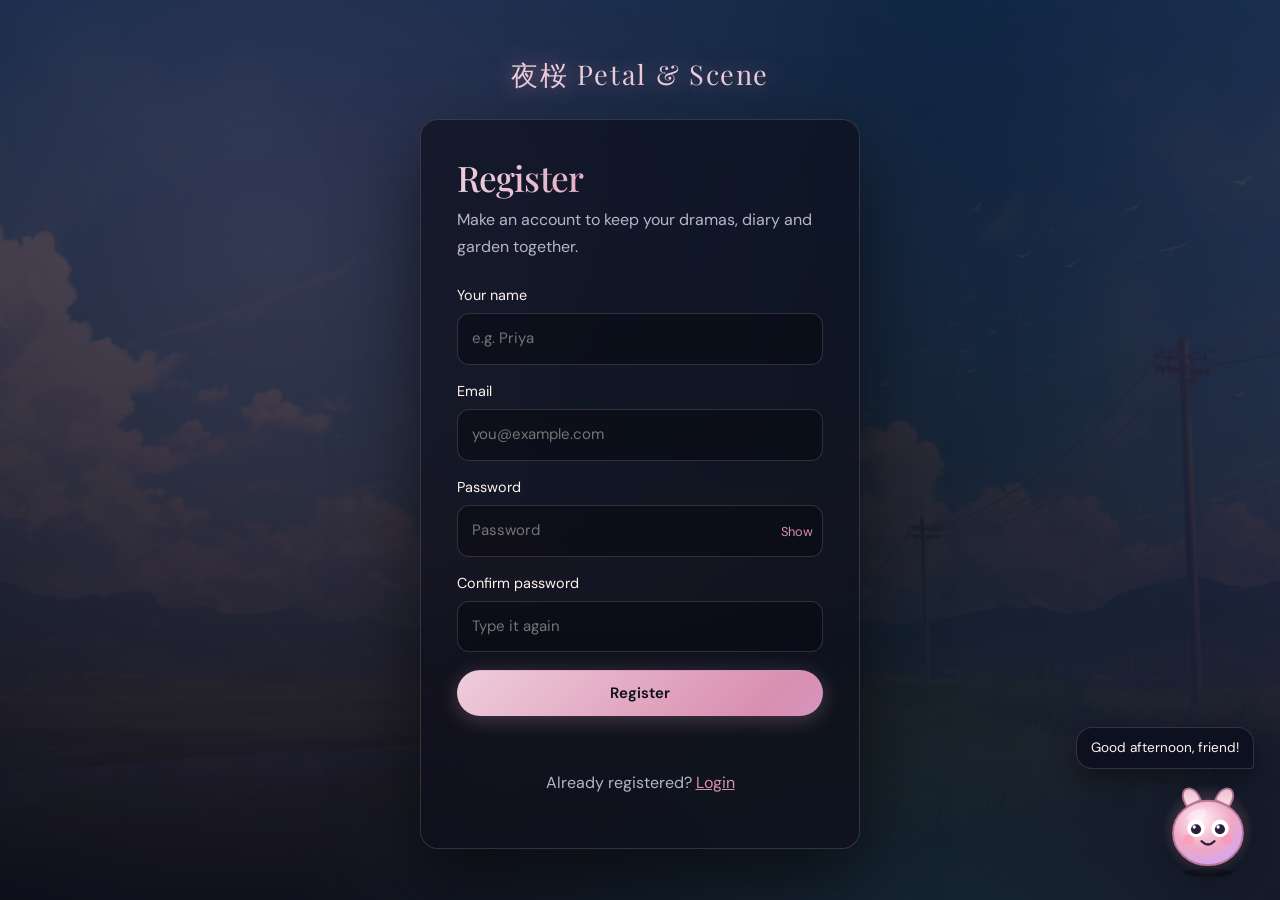
<file: html/register.html>
<!DOCTYPE html>
<html lang="en">
<head>
    <meta charset="UTF-8">
    <meta name="viewport" content="width=device-width, initial-scale=1.0">
    <title>Register | Petal & Scene</title>
    <link rel="stylesheet" href="../css/style.css">
    <link rel="stylesheet" href="../css/components.css">
    <link rel="stylesheet" href="../css/responsive.css">
    <link rel="stylesheet" href="../css/extras.css">
    <link rel="stylesheet" href="../css/shell.css">
    <link rel="stylesheet" href="../css/pages.css">
    <style>body { --site-bg-image: url('../assets/background/meadow-sky.jpg'); }</style>
</head>
<body>
    
    <main class="container">
        <section class="section auth-wrap">
            <a class="auth-brand" href="#" onclick="return false">夜桜 Petal &amp; Scene</a>
            <div class="glass-card auth-card fade-up">
                <h1>Register</h1>
                <p class="auth-sub">Make an account to keep your dramas, diary and garden together.</p>
                <form id="authForm" data-mode="register" novalidate="false">
                    <label>Your name</label><input type="text" name="name" required placeholder="e.g. Priya">
                    <label>Email</label><input type="email" name="email" required autocomplete="email" placeholder="you@example.com">
                    <label>Password</label><div class="pw-row"><input type="password" name="password" required autocomplete="new-password" placeholder="Password"><button type="button" class="show-pw">Show</button></div>
                    <label>Confirm password</label><input type="password" name="confirm" required autocomplete="new-password" placeholder="Type it again">
                    <button class="btn btn-primary" type="submit" style="width:100%;margin-top:18px">Register</button>
                    <p id="authMsg" role="alert"></p>
                </form>
                <p class="auth-alt">Already registered? <a href="login.html">Login</a></p>
            </div>
        </section>
    </main>
    <script src="../js/dramas.js"></script>
    <script src="../js/storage.js"></script>
    <script src="../js/auth.js"></script>
    <script src="../js/settings.js"></script>
    <script src="../js/moodbloom.js"></script>
    <script src="../js/transitions.js"></script>
    <script src="../js/shell.js"></script>
    <script src="../js/extras.js"></script>
    <script src="../js/companion.js"></script>
</body>
</html>
</file>
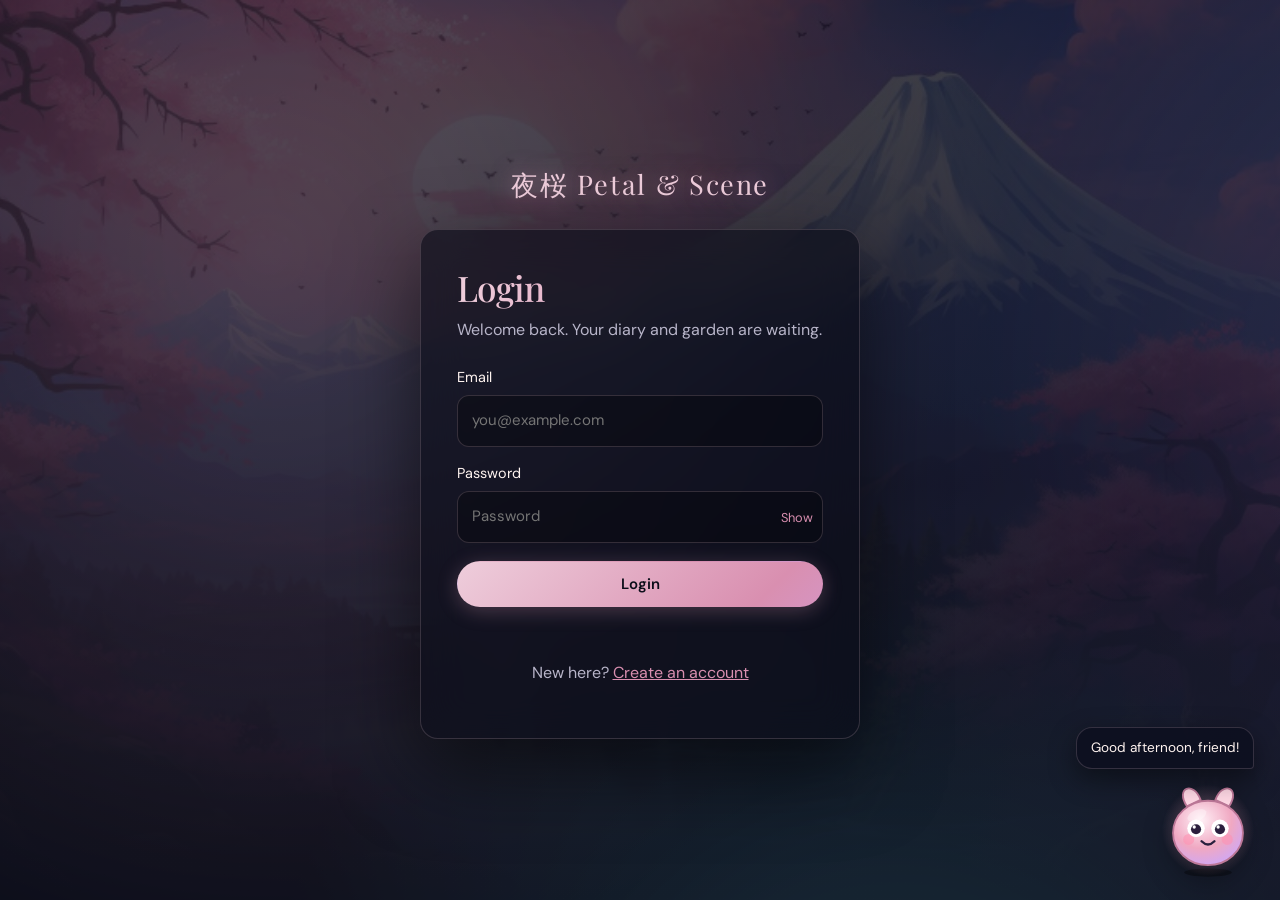
<file: html/settings.html>
<!DOCTYPE html>
<html lang="en">
<head>
    <meta charset="UTF-8">
    <meta name="viewport" content="width=device-width, initial-scale=1.0">
    <title>Settings | Petal & Scene</title>
    <link rel="stylesheet" href="../css/style.css">
    <link rel="stylesheet" href="../css/components.css">
    <link rel="stylesheet" href="../css/responsive.css">
    <link rel="stylesheet" href="../css/extras.css">
    <link rel="stylesheet" href="../css/shell.css">
    <link rel="stylesheet" href="../css/pages.css">
    <style>body { --site-bg-image: url('../assets/background/window-sunset.jpg'); }</style>
</head>
<body>
    <header class="site-header" id="siteHeader"></header>
    <main class="container">
        <section class="section section-heading fade-up"><h1>Settings</h1><p>Make Petal &amp; Scene feel like yours. Every change saves on its own.</p></section>
        <div id="settingsRoot" class="settings-layout"></div>
    </main>
    <script src="../js/dramas.js"></script>
    <script src="../js/storage.js"></script>
    <script src="../js/auth.js"></script>
    <script src="../js/settings.js"></script>
    <script src="../js/moodbloom.js"></script>
    <script src="../js/transitions.js"></script>
    <script src="../js/shell.js"></script>
    <script src="../js/extras.js"></script>
    <script src="../js/companion.js"></script>
</body>
</html>
</file>
<file: css/style.css>
/* ==========================================================================
   PETAL & SCENE — GLOBAL ARCHITECTURE & SYSTEM TOKENS
   ========================================================================== */

/* 1. TYPOGRAPHY MATRIX IMPORTS */
@import url('https://fonts.googleapis.com/css2?family=DM+Sans:wght@400;500;600;700&family=Playfair+Display:wght@400;500;600;700&display=swap');

/* 2. DESIGN SYSTEM VARIABLE TOKENS */
:root {
    /* Color Palette Bricks */
    --midnight: #0b0d19;
    --midnight-soft: #121528;
    --deep-indigo: #1c2039;
    --deep-plum: #38243f;

    /* Theme Accent Scales */
    --sakura: #f0a8c2;
    --sakura-light: #ffd8e5;
    --rose: #bd7898;
    --moonlight: #fff4f0;
    --muted: #b8b5c9;

    /* Alpha Channel Layer Elements */
    --glass: rgba(11, 13, 25, 0.65);
    --glass-border: rgba(255, 216, 229, 0.16);

    /* Typography Variable Framework */
    --font-heading: 'Playfair Display', Georgia, serif;
    --font-body: 'DM Sans', Arial, sans-serif;

    /* Border Radius Scaling Scales */
    --radius-sm: 10px;
    --radius-md: 18px;
    --radius-lg: 26px;

    /* Animation Transition Timing */
    --transition: 300ms ease;
}

/* 3. STRUCTURAL BASE RESETS */
* {
    margin: 0;
    padding: 0;
    box-sizing: border-box;
}

html {
    scroll-behavior: smooth;
    scroll-padding-top: 80px;
    background-color: var(--midnight);
}

body {
    min-height: 100vh;
    overflow-x: hidden;
    background-color: var(--midnight);
    
    /* Variable assignments connect background filters directly to the settings engine */
    background-image: var(--bg-tint-gradient, linear-gradient(to bottom, rgba(11, 13, 25, 0.8), #0b0d19)), var(--site-bg-image);
    
    /* Enforces locked full-screen background configurations across all sub-windows */
    background-repeat: no-repeat;
    background-size: cover;
    background-attachment: fixed;
    background-position: center center;

    color: var(--moonlight);
    font-family: var(--font-body);
    font-size: 15px;
    line-height: 1.7;
    -webkit-font-smoothing: antialiased;
    -moz-osx-font-smoothing: grayscale;

    /* SYSTEM UPGRADE: Bulletproof Native CSS Fallback Animation */
    animation: simpleFadeIn 0.5s ease-in-out forwards !important;
}

/* 4. BASE TYPOGRAPHY LAYOUT HOOKS */
h1, h2, h3, h4, h5, h6 {
    font-family: var(--font-heading);
    font-weight: 500;
    line-height: 1.25;
    letter-spacing: -0.025em;
    color: var(--moonlight);
}

h1 {
    font-size: clamp(2.5rem, 5vw, 4.5rem);
    margin-bottom: 16px;
}

h2 {
    font-size: clamp(1.8rem, 3.5vw, 2.8rem);
    margin-bottom: 12px;
}

h3 {
    font-size: 1.4rem;
    margin-bottom: 8px;
}

p {
    color: var(--muted);
    font-size: 1rem;
    margin-bottom: 16px;
}

a {
    color: inherit;
    text-decoration: none;
    outline: none;
}

/* 5. INTERACTIVE BASE OVERRIDES */
button, input, select, textarea {
    font-family: var(--font-body);
    font-size: inherit;
    color: inherit;
    background: transparent;
    border: none;
}

img {
    display: block;
    max-width: 100%;
    height: auto;
}

::selection {
    color: var(--midnight);
    background: var(--sakura);
}

/* Keyboard Visibility Accent Rules */
:focus-visible {
    outline: 2px solid var(--sakura);
    outline-offset: 4px;
}

/* 6. STRUCTURAL WRAPPER CONTAINERS */
.container {
    width: min(1200px, calc(100% - 48px));
    margin-inline: auto;
}

.section {
    padding-block: 60px;
    position: relative;
    z-index: 10;
}

.section-heading {
    margin-bottom: 32px;
}

.section-heading p {
    margin-top: 10px;
    max-width: 620px;
    font-size: 1.1rem;
}

/* 7. CUSTOM BROWSER SCROLLBAR COMPONENT OPTIONS */
::-webkit-scrollbar {
    width: 8px;
    height: 8px;
}

::-webkit-scrollbar-track {
    background: var(--midnight);
}

::-webkit-scrollbar-thumb {
    background: var(--deep-plum);
    border-radius: 20px;
    border: 2px solid var(--midnight);
}

::-webkit-scrollbar-thumb:hover {
    background: var(--rose);
}

/* 8. APPLICATION ACCESSIBILITY FALLBACK CLASSES */
.visually-hidden {
    position: absolute;
    width: 1px;
    height: 1px;
    padding: 0;
    margin: -1px;
    overflow: hidden;
    clip: rect(0, 0, 0, 0);
    white-space: nowrap;
    border: 0;
}

/* Quick exit animation hook handled by transitions.js */
body.fade-out-active {
    opacity: 0 !important;
    transition: opacity 0.5s ease-in-out !important;
}

/* Native hardware transition curve */
@keyframes simpleFadeIn {
    from { opacity: 0; }
    to { opacity: 1; }
}
</file>
<file: css/components.css>
/* ==========================================================================
   PETAL & SCENE — INTERACTIVE COMPONENTS & GLASS UI MODULES
   ========================================================================== */

/* 1. GLASS CORE UTILITY LAYER */
.glass-card {
    background: var(--glass);
    border: 1px solid var(--glass-border);
    border-radius: var(--radius-md);
    backdrop-filter: blur(20px);
    -webkit-backdrop-filter: blur(20px);
    box-shadow: 0 16px 40px rgba(0, 0, 0, 0.45);
    color: var(--moonlight);
    transition: transform var(--transition), box-shadow var(--transition), border-color var(--transition);
}

/* 3. BUTTON SYSTEM INTERACTION PACK */
.btn {
    display: inline-flex;
    align-items: center;
    justify-content: center;
    gap: 10px;
    padding: 12px 30px;
    border-radius: 999px;
    font-weight: 600;
    cursor: pointer;
    transition: transform var(--transition), box-shadow var(--transition), background var(--transition), border-color var(--transition);
}

.btn-primary {
    color: var(--midnight);
    background: linear-gradient(135deg, var(--sakura-light), var(--sakura));
    box-shadow: 0 4px 20px rgba(240, 168, 194, 0.25);
    border: 1px solid transparent;
}

.btn-primary:hover {
    transform: translateY(-2px);
    box-shadow: 0 8px 28px rgba(240, 168, 194, 0.45);
}

.btn-outline {
    color: var(--sakura-light);
    background: rgba(255, 255, 255, 0.02);
    border: 1px solid rgba(240, 168, 194, 0.45);
}

.btn-outline:hover {
    background: rgba(240, 168, 194, 0.15);
    border-color: var(--sakura);
    transform: translateY(-2px);
}

/* 4. DRAMA SHIFT GRID TILES */
.drama-grid {
    display: grid;
    grid-template-columns: repeat(auto-fill, minmax(230px, 1fr));
    gap: 28px;
    position: relative;
    z-index: 10;
}

.drama-card {
    background: rgba(18, 21, 40, 0.85);
    border: 1px solid var(--glass-border);
    border-radius: var(--radius-md);
    overflow: hidden;
    backdrop-filter: blur(12px);
    -webkit-backdrop-filter: blur(12px);
    box-shadow: 0 8px 24px rgba(0, 0, 0, 0.4);
    transition: transform var(--transition), border-color var(--transition), box-shadow var(--transition);
}

.drama-card img {
    width: 100%;
    aspect-ratio: 2 / 3;
    object-fit: cover;
    transition: transform 500ms cubic-bezier(0.25, 1, 0.5, 1);
}

.drama-card:hover {
    transform: translateY(-8px);
    border-color: var(--sakura);
    box-shadow: 0 16px 40px rgba(0, 0, 0, 0.6);
}

.drama-card:hover img {
    transform: scale(1.05);
}

.drama-card-content {
    padding: 18px;
}

.drama-card h3 {
    font-size: 1.15rem;
    margin-bottom: 6px;
    white-space: nowrap;
    overflow: hidden;
    text-overflow: ellipsis;
}

.drama-card p {
    font-size: 0.85rem;
    margin-bottom: 10px;
    color: var(--muted);
}

.drama-card .rating {
    color: var(--sakura);
    font-weight: 600;
    font-size: 0.95rem;
}

/* 5. DYNAMIC INPUT STRIPS & TAGS */
.search-box {
    width: 100%;
    position: relative;
}

.search-box input {
    width: 100%;
    padding: 14px 24px;
    background: rgba(0, 0, 0, 0.45);
    border: 1px solid var(--glass-border);
    border-radius: 999px;
    color: var(--moonlight);
    outline: none;
    font-size: 1rem;
    transition: border-color var(--transition), box-shadow var(--transition);
}

.search-box input:focus {
    border-color: var(--sakura);
    box-shadow: 0 0 0 4px rgba(240, 168, 194, 0.15);
}

.genre-tag {
    padding: 8px 20px;
    background: rgba(255, 255, 255, 0.04);
    border: 1px solid var(--glass-border);
    border-radius: 999px;
    color: var(--muted);
    font-size: 0.85rem;
    cursor: pointer;
    display: inline-block;
    transition: all var(--transition);
}

.genre-tag:hover, 
.genre-tag.active {
    color: var(--midnight);
    background: var(--sakura);
    border-color: var(--sakura);
    box-shadow: 0 4px 12px rgba(240, 168, 194, 0.3);
}

/* 6. TYPOGRAPHIC SPECIAL GLOW TEXT EFFECTS */
.glow-text {
    color: var(--sakura-light);
    text-shadow: 0 0 16px rgba(240, 168, 194, 0.45);
}

/* 7. CARD LINK INTERACTION & CURSOR UTILITIES */
.drama-card-link {
    text-decoration: none !important;
    color: inherit !important;
    cursor: pointer !important;
}

.drama-card, 
.drama-card img {
    cursor: pointer !important;
}
</file>
<file: css/responsive.css>
/* ==========================================================================
   PETAL & SCENE — RESPONSIVE ADAPTATION ENGINE & SYSTEM PHYSICS
   ========================================================================== */

/* 1. LAYER INTRO ANIMATION PHYSICS */
.fade-up {
    animation: layoutFadeUp 850ms cubic-bezier(0.16, 1, 0.3, 1) forwards;
}

@keyframes layoutFadeUp {
    from {
        opacity: 0;
        transform: translateY(30px);
    }
    to {
        opacity: 1;
        transform: translateY(0);
    }
}

/* 2. DYNAMIC BROAD MONITOR VIEWPORTS */
@media (min-width: 1400px) {
    .container {
        width: 1300px;
    }
    .drama-grid {
        grid-template-columns: repeat(auto-fill, minmax(240px, 1fr));
        gap: 32px;
    }
}

/* 3. LAPTOP & MID-SIZED MONITOR BREAKPOINTS */
@media (max-width: 1100px) {
    .style-detail-wrapper {
        grid-template-columns: 1fr !important;
        padding: 32px !important;
        gap: 32px !important;
    }
    .detail-poster-wrapper {
        max-width: 280px;
        margin-inline: auto;
    }
}

/* 4. TABLETS & VERTICAL SCREEN BREAKPOINTS */
@media (max-width: 768px) {
    .section {
        padding-block: 40px;
    }
    .drama-grid {
        grid-template-columns: repeat(auto-fill, minmax(170px, 1fr));
        gap: 20px;
    }
    
    /* Re-stacks Dashboard Form Tracks Split */
    main[style*="display: grid"] {
        grid-template-columns: 1fr !important;
        gap: 40px !important;
    }
    
    /* Re-stacks Interactive Garden Canvas View */
    div[style*="display: grid"] {
        grid-template-columns: 1fr !important;
        gap: 28px !important;
    }
    
    #gardenCanvas {
        height: 350px !important;
    }
}

/* 5. MOBILE PHONE COMPRESSION NODES */
@media (max-width: 480px) {
    .drama-grid {
        grid-template-columns: repeat(auto-fill, minmax(140px, 1fr));
        gap: 14px;
    }
    .drama-card-content {
        padding: 12px;
    }
    .drama-card h3 {
        font-size: 1rem;
    }
    h1 {
        font-size: 2.2rem !important;
    }
}

/* 6. ACCESSIBILITY OVERRIDES (REDUCED MOTION) */
@media (prefers-reduced-motion: reduce) {
    * {
        animation-duration: 0.01ms !important;
        animation-iteration-count: 1 !important;
        transition-duration: 0.01ms !important;
        scroll-behavior: auto !important;
    }
    .fade-up {
        animation: none !important;
        opacity: 1 !important;
        transform: none !important;
    }
    .drama-card:hover,
    .btn:hover {
        transform: none !important;
    }
}
</file>
<file: css/extras.css>
/* PETAL & SCENE: colour, motion and effects layer (loaded after responsive.css) */
@keyframes popIn { from { opacity: 0; transform: translateY(24px) scale(.96); } to { opacity: 1; transform: none; } }
@keyframes shimmer { to { background-position: 300% 0; } }
@keyframes aurora { from { background-position: 0 0; } to { background-position: 100% 60%; } }
@keyframes gradShift { 50% { background-position: 100% 50%; } }
@keyframes petalFall { to { transform: translate3d(var(--drift, 80px), 112vh, 0) rotate(540deg); } }
@keyframes trailFade { to { opacity: 0; transform: translate(-50%, 14px) scale(.2); } }

/* Slow aurora glow over the whole page (follows the accent colour) */
body::after { content: ""; position: fixed; inset: 0; pointer-events: none; z-index: 1; opacity: .2; mix-blend-mode: screen;
    background: radial-gradient(circle at 15% 20%, var(--sakura), transparent 40%), radial-gradient(circle at 85% 30%, #8a72c4, transparent 42%), radial-gradient(circle at 50% 90%, #4fb4c9, transparent 45%);
    background-size: 140% 140%; animation: aurora 22s ease-in-out infinite alternate; }

/* Moving rainbow-pink headline */
h1 { background: linear-gradient(90deg, var(--sakura-light), var(--sakura), #c9a7ff, #8fd3ff, var(--sakura-light)); background-size: 300% 100%;
    -webkit-background-clip: text; background-clip: text; -webkit-text-fill-color: transparent; animation: shimmer 9s linear infinite; }
h1.glow-text { text-shadow: none; }

/* Colourful tags and buttons */
.genre-tag { --c: var(--sakura); border-color: color-mix(in srgb, var(--c) 45%, transparent); color: color-mix(in srgb, var(--c) 70%, #fff); }
.genre-tag:nth-child(5n+2) { --c: #c9a7ff; } .genre-tag:nth-child(5n+3) { --c: #8fd3ff; }
.genre-tag:nth-child(5n+4) { --c: #8fe3c8; } .genre-tag:nth-child(5n) { --c: #f2c879; }
.genre-tag:hover, .genre-tag.active { background: var(--c); color: var(--midnight); border-color: var(--c); transform: translateY(-2px); box-shadow: 0 4px 16px color-mix(in srgb, var(--c) 45%, transparent); }
.btn-primary { background: linear-gradient(135deg, var(--sakura-light), var(--sakura), #c9a7ff, var(--sakura-light)); background-size: 250% 250%; animation: gradShift 7s ease infinite; }
.glass-card:hover { border-color: color-mix(in srgb, var(--sakura) 55%, transparent); }
.drama-card { animation: popIn .6s cubic-bezier(.16, 1, .3, 1) backwards; }
.drama-grid > *:nth-child(3n+2) .drama-card, .drama-grid > .drama-card:nth-child(3n+2) { animation-delay: .08s; }
.drama-grid > *:nth-child(3n) .drama-card, .drama-grid > .drama-card:nth-child(3n) { animation-delay: .16s; }
input:focus, textarea:focus, select:focus { box-shadow: 0 0 0 3px color-mix(in srgb, var(--sakura) 30%, transparent) !important; }

/* Diary mood banner */
.mood-banner { display: flex; gap: 16px; align-items: center; padding: 16px 20px; margin-bottom: 20px; border-radius: var(--radius-md); border: 1px solid var(--glass-border);
    background: linear-gradient(135deg, color-mix(in srgb, var(--sakura) 24%, transparent), rgba(255, 255, 255, .03)); }
.mood-banner .mood-emoji { font-size: 2.4rem; }
.mood-banner p { margin: 2px 0 0; font-size: .9rem; }
.mood-banner.pop { animation: popIn .5s cubic-bezier(.16, 1, .3, 1); }

/* Falling petals and pointer trail */
.sakura-rain { position: fixed; inset: 0; pointer-events: none; z-index: 50; overflow: hidden; }
.petal { position: absolute; top: -30px; border-radius: 150% 0 150% 0; background: linear-gradient(135deg, var(--sakura-light), var(--sakura)); opacity: .75; animation: petalFall linear infinite; }
.trail-dot { position: fixed; width: 8px; height: 8px; border-radius: 50%; pointer-events: none; z-index: 3000; background: var(--sakura-light); box-shadow: 0 0 10px var(--sakura); transform: translate(-50%, -50%); animation: trailFade .7s forwards; }
.petal-dot { width: 11px; height: 11px; border-radius: 150% 0 150% 0; background: var(--sakura); }

/* Settings panel */

/* Settings switches */
html.no-anim *, html.no-anim *::before, html.no-anim *::after { animation: none !important; transition: none !important; }

/* ===== Diary feeling chips ===== */
.mood-chips { display: flex; flex-wrap: wrap; gap: 8px; margin-bottom: 18px; }
.mood-chip { padding: 8px 14px; border-radius: 999px; cursor: pointer; font-size: .88rem; color: var(--moonlight); background: color-mix(in srgb, var(--c) 14%, transparent); border: 1px solid color-mix(in srgb, var(--c) 55%, transparent); transition: transform .25s, background .25s, box-shadow .25s; }
.mood-chip:hover { transform: translateY(-2px) scale(1.04); }
.mood-chip.active { background: var(--c); color: #11131f; font-weight: 600; box-shadow: 0 0 18px color-mix(in srgb, var(--c) 60%, transparent); transform: scale(1.06); }
.diary-form + * , .glass-card[style*="--mood"] { border-color: color-mix(in srgb, var(--mood, var(--sakura)) 50%, transparent); }
.mood-banner { border-color: color-mix(in srgb, var(--sakura) 50%, transparent); }

/* ===== Settings extras ===== */
.petal.glyph { background: none; border-radius: 0; line-height: 1; color: var(--sakura-light); }
.trail-glyph { background: none; box-shadow: none; width: auto; height: auto; color: var(--sakura); font-size: 14px; line-height: 1; }
#cursorGlow { position: fixed; width: 260px; height: 260px; border-radius: 50%; pointer-events: none; z-index: 40; transform: translate(-50%, -50%); background: radial-gradient(circle, color-mix(in srgb, var(--sakura) 32%, transparent), transparent 65%); mix-blend-mode: screen; display: none; }
.click-ripple { position: fixed; width: 12px; height: 12px; margin: -6px; border-radius: 50%; pointer-events: none; z-index: 3000; border: 2px solid var(--sakura); animation: rippleOut .7s ease-out forwards; }
.burst-petal { position: fixed; width: 9px; height: 9px; pointer-events: none; z-index: 3000; border-radius: 150% 0 150% 0; background: var(--sakura); animation: burstOut .7s ease-out forwards; }
@keyframes rippleOut { to { transform: scale(9); opacity: 0; } }
@keyframes burstOut { to { transform: translate(var(--dx), var(--dy)) rotate(260deg) scale(.3); opacity: 0; } }
#toastBox { position: fixed; left: 50%; bottom: 28px; transform: translateX(-50%); z-index: 4000; display: flex; flex-direction: column; gap: 8px; align-items: center; pointer-events: none; }
.toast { padding: 10px 20px; border-radius: 999px; background: rgba(11, 13, 25, .92); border: 1px solid var(--sakura); color: var(--moonlight); box-shadow: 0 8px 28px rgba(0, 0, 0, .5); animation: popIn .35s both, trailFade .5s 2.7s forwards; }

/* Card styles, hover and comfort modes */
html[data-cards="solid"] .glass-card, html[data-cards="solid"] .drama-card { background: var(--midnight-soft); backdrop-filter: none; }
html[data-cards="neon"] .glass-card, html[data-cards="neon"] .drama-card { border: 1.5px solid var(--sakura); box-shadow: 0 0 18px color-mix(in srgb, var(--sakura) 40%, transparent), inset 0 0 12px color-mix(in srgb, var(--sakura) 12%, transparent); }
html[data-hover="none"] .drama-card:hover, html[data-hover="tilt"] .drama-card:hover { transform: none; }
html[data-hover="tilt"] .drama-card { transition: transform .12s ease-out, border-color .3s, box-shadow .3s; }
html.no-aurora body::after { display: none; }
html.hi-contrast { --moonlight: #ffffff; --muted: #e6e3f2; --glass: rgba(0, 0, 0, .85); --glass-border: rgba(255, 255, 255, .5); }

/* ===== Top bar (extra buttons above the header) ===== */

/* ===== Login / register ===== */
.auth-wrap { display: flex; justify-content: center; padding-block: 70px; }
.auth-card { width: min(440px, 100%); padding: 36px; }
.auth-card h1 { font-size: 2.2rem; margin-bottom: 6px; }
.auth-sub { color: var(--muted); margin-bottom: 22px; }
.auth-card label { display: block; margin: 14px 0 6px; font-size: .9rem; }
.auth-card input { width: 100%; padding: 12px 14px; border-radius: 12px; border: 1px solid var(--glass-border); background: rgba(0, 0, 0, .3); color: var(--moonlight); font: inherit; }
.auth-card input:focus { outline: 2px solid var(--sakura); }
.pw-row { position: relative; }
.pw-row .show-pw { position: absolute; right: 10px; top: 50%; transform: translateY(-50%); color: var(--sakura); font-size: .8rem; cursor: pointer; }
#authMsg { min-height: 1.4em; margin-top: 12px; text-align: center; }
.auth-alt { margin-top: 18px; text-align: center; color: var(--muted); }
.auth-alt a { color: var(--sakura); text-decoration: underline; }

/* ===== Page tear transition ===== */
#tearLayer { position: fixed; inset: 0; z-index: 9999; pointer-events: none; filter: drop-shadow(0 0 14px rgba(0, 0, 0, .55)); }
#tearLayer.fx-tear .half { position: absolute; inset: 0; background: #fbf8f3 repeating-linear-gradient(0deg, rgba(0, 0, 0, .018) 0 2px, transparent 2px 5px); }
#tearLayer.fx-tear .l { clip-path: polygon(0 0, 54% 0, 50% 7%, 55% 14%, 49% 22%, 54% 30%, 48% 39%, 53% 47%, 49% 55%, 55% 63%, 50% 72%, 54% 81%, 48% 90%, 52% 100%, 0 100%); }
#tearLayer.fx-tear .r { clip-path: polygon(54% 0, 100% 0, 100% 100%, 52% 100%, 48% 90%, 54% 81%, 50% 72%, 55% 63%, 49% 55%, 53% 47%, 48% 39%, 54% 30%, 49% 22%, 55% 14%, 50% 7%); }
#tearLayer.fx-tear .mark { position: absolute; inset: 0; display: grid; place-items: center; color: #b58a9b; font: 600 1.6rem var(--font-heading); letter-spacing: .08em; }
#tearLayer.fx-tear.cover { opacity: 0; animation: tearCover .35s ease-out forwards; }
#tearLayer.fx-tear.open .l { animation: tearLeft .9s cubic-bezier(.6, .05, .3, 1) .12s forwards; transform-origin: 0 100%; }
#tearLayer.fx-tear.open .r { animation: tearRight .9s cubic-bezier(.6, .05, .3, 1) .12s forwards; transform-origin: 100% 100%; }
#tearLayer.fx-tear.open .mark { animation: tearMark .3s ease-out forwards; }
@keyframes tearCover { to { opacity: 1; } }
@keyframes tearLeft { to { transform: translateX(-110%) rotate(-7deg); } }
@keyframes tearRight { to { transform: translateX(110%) rotate(7deg); } }
@keyframes tearMark { to { opacity: 0; } }

/* ===== More page transitions ===== */
#tearLayer[class*="fx-"] { overflow: hidden; }
body.pt-out-slide { animation: ptSlideOut .42s ease-in forwards !important; }
body.pt-in-slide { animation: ptSlideIn .7s cubic-bezier(.16, 1, .3, 1) both !important; }
body.pt-out-zoom { animation: ptZoomOut .42s ease-in forwards !important; }
body.pt-in-zoom { animation: ptZoomIn .7s cubic-bezier(.16, 1, .3, 1) both !important; }
body.pt-out-blur { animation: ptBlurOut .42s ease-in forwards !important; }
body.pt-in-blur { animation: ptBlurIn .8s ease-out both !important; }
body.pt-out-flip { animation: ptFlipOut .42s ease-in forwards !important; }
body.pt-in-flip { animation: ptFlipIn .7s cubic-bezier(.16, 1, .3, 1) both !important; }
body.pt-out-drop { animation: ptDropOut .42s ease-in forwards !important; }
body.pt-in-drop { animation: ptDropIn .8s cubic-bezier(.3, 1.4, .5, 1) both !important; }
@keyframes ptSlideOut { to { transform: translateX(-60%); opacity: 0; } }
@keyframes ptSlideIn { from { transform: translateX(60%); opacity: 0; } to { transform: none; opacity: 1; } }
@keyframes ptZoomOut { to { transform: scale(1.35); opacity: 0; filter: blur(4px); } }
@keyframes ptZoomIn { from { transform: scale(.7); opacity: 0; } to { transform: none; opacity: 1; } }
@keyframes ptBlurOut { to { filter: blur(18px) brightness(1.4); opacity: 0; } }
@keyframes ptBlurIn { from { filter: blur(18px) brightness(1.4); opacity: 0; } to { filter: none; opacity: 1; } }
@keyframes ptFlipOut { to { transform: perspective(1200px) rotateY(-80deg); opacity: 0; } }
@keyframes ptFlipIn { from { transform: perspective(1200px) rotateY(80deg); opacity: 0; } to { transform: perspective(1200px) rotateY(0); opacity: 1; } }
@keyframes ptDropOut { to { transform: translateY(70vh) rotate(4deg); opacity: 0; } }
@keyframes ptDropIn { from { transform: translateY(-60vh); opacity: 0; } to { transform: none; opacity: 1; } }
html:has(body[class*="pt-"]) { overflow-x: hidden; }

.fx-curtain .cur { position: absolute; top: 0; bottom: 0; width: 51%; background: repeating-linear-gradient(90deg, #7a1f3d 0 26px, #962a4d 26px 52px, #7a1f3d 52px 78px); box-shadow: inset 0 0 60px rgba(0, 0, 0, .55); }
.fx-curtain .cl { left: 0; transform: translateX(-100%); border-right: 4px solid #d9a441; }
.fx-curtain .cr { right: 0; transform: translateX(100%); border-left: 4px solid #d9a441; }
.fx-curtain.cover .cl, .fx-curtain.cover .cr { animation: curIn .45s ease-out forwards; }
.fx-curtain.open .cl, .fx-curtain.open .cr { transform: none; }
.fx-curtain.open .cl { animation: curOutL .9s cubic-bezier(.6, .05, .3, 1) .1s forwards; }
.fx-curtain.open .cr { animation: curOutR .9s cubic-bezier(.6, .05, .3, 1) .1s forwards; }
@keyframes curIn { to { transform: none; } }
@keyframes curOutL { to { transform: translateX(-100%); } }
@keyframes curOutR { to { transform: translateX(100%); } }

.fx-iris .iris-fill { position: absolute; inset: 0; background: radial-gradient(circle at 50% 50%, #1c2039, #0b0d19); clip-path: circle(0% at 50% 50%); }
.fx-iris .mark { position: absolute; inset: 0; display: grid; place-items: center; color: var(--sakura); font: 600 3rem var(--font-heading); opacity: 0; }
.fx-iris.cover .iris-fill { animation: irisIn .48s ease-in forwards; }
.fx-iris.cover .mark { animation: markIn .3s .2s forwards; }
.fx-iris.open .iris-fill { clip-path: circle(150% at 50% 50%); animation: irisOut .9s cubic-bezier(.6, .05, .3, 1) .1s forwards; }
@keyframes irisIn { to { clip-path: circle(150% at 50% 50%); } }
@keyframes irisOut { to { clip-path: circle(0% at 50% 50%); } }
@keyframes markIn { to { opacity: 1; } }

.fx-wipe .wipe-fill { position: absolute; inset: -10%; background: linear-gradient(120deg, var(--sakura), var(--sakura-light)); transform: translateX(-120%) skewX(-18deg); }
.fx-wipe .w2 { background: var(--midnight); }
.fx-wipe.cover .wipe-fill { animation: wipeIn .42s ease-out forwards; }
.fx-wipe.cover .w2 { animation-delay: .08s; }
.fx-wipe.open .wipe-fill { transform: translateX(0) skewX(-18deg); animation: wipeOut .75s cubic-bezier(.6, .05, .3, 1) forwards; }
.fx-wipe.open .w2 { animation-delay: 0s; }
.fx-wipe.open .wipe-fill:not(.w2) { animation-delay: .1s; }
@keyframes wipeIn { to { transform: translateX(0) skewX(-18deg); } }
@keyframes wipeOut { to { transform: translateX(120%) skewX(-18deg); } }

.fx-ink .ink-fill { position: absolute; left: 50%; top: 50%; width: 30px; height: 30px; margin: -15px; border-radius: 50%; background: radial-gradient(circle, #1c2039 55%, var(--deep-plum)); box-shadow: 0 0 40px 20px #1c2039; transform: scale(0); }
.fx-ink.cover .ink-fill { animation: inkIn .5s cubic-bezier(.5, 0, .9, .6) forwards; }
.fx-ink.open .ink-fill { transform: scale(150); animation: inkOut .9s cubic-bezier(.4, .4, .3, 1) .05s forwards; }
@keyframes inkIn { to { transform: scale(120); } }
@keyframes inkOut { to { transform: scale(0); opacity: .2; } }

.fx-blinds { display: flex; flex-direction: column; }
.fx-blinds i { flex: 1; background: linear-gradient(180deg, #2b3158, #11142a); border-bottom: 1px solid rgba(255, 216, 229, .15); transform: scaleY(0); transform-origin: top; }
.fx-blinds.cover i { animation: blindIn .38s ease-out calc(var(--i) * 30ms) forwards; }
.fx-blinds.open i { transform: none; transform-origin: bottom; animation: blindOut .55s ease-in calc(var(--i) * 30ms) forwards; }
@keyframes blindIn { to { transform: scaleY(1); } }
@keyframes blindOut { to { transform: scaleY(0); } }

.fx-shutter { display: flex; }
.fx-shutter i { flex: 1; background: linear-gradient(90deg, #f6e7d8, #ead3c0); border-right: 1px solid rgba(0, 0, 0, .12); transform: scaleX(0); transform-origin: left; }
.fx-shutter i:nth-child(even) { transform-origin: right; }
.fx-shutter.cover i { animation: shutIn .4s ease-out calc(var(--i) * 35ms) forwards; }
.fx-shutter.open i { transform: none; animation: shutOut .5s ease-in calc(var(--i) * 35ms) forwards; }
@keyframes shutIn { to { transform: scaleX(1); } }
@keyframes shutOut { to { transform: scaleX(0); } }

.fx-mosaic { display: grid; grid-template-columns: repeat(var(--cols), 1fr); grid-template-rows: repeat(var(--rows), 1fr); }
.fx-mosaic i { background: linear-gradient(135deg, #38243f, #1c2039); box-shadow: inset 0 0 0 1px rgba(255, 216, 229, .12); transform: scale(0); opacity: 0; }
.fx-mosaic.cover i { animation: tileIn .3s ease-out var(--dl) forwards; }
.fx-mosaic.open i { transform: none; opacity: 1; animation: tileOut .35s ease-in var(--dl) forwards; }
@keyframes tileIn { to { transform: scale(1.02); opacity: 1; } }
@keyframes tileOut { to { transform: scale(0); opacity: 0; } }

.fx-petals .petal-bg { position: absolute; inset: 0; background: radial-gradient(circle at 50% 50%, rgba(240, 168, 194, .95), rgba(189, 120, 152, .96)); opacity: 0; }
.fx-petals b { position: absolute; left: -60px; border-radius: 150% 0 150% 0; background: linear-gradient(135deg, var(--sakura-light), var(--sakura)); box-shadow: 0 0 12px rgba(255, 216, 229, .6); }
.fx-petals.cover .petal-bg { animation: petalBgIn .55s ease-in .15s forwards; }
.fx-petals.cover b { animation: petalFly .62s ease-in var(--dl) forwards; }
.fx-petals.open .petal-bg { opacity: 1; animation: petalBgOut .7s ease-out .05s forwards; }
.fx-petals.open b { animation: petalFly2 .8s ease-out var(--dl) forwards; left: 40%; opacity: 0; }
@keyframes petalBgIn { to { opacity: 1; } }
@keyframes petalBgOut { to { opacity: 0; } }
@keyframes petalFly { to { transform: translate(calc(100vw + 120px), var(--dy)) rotate(var(--rot)); } }
@keyframes petalFly2 { from { opacity: 1; } to { transform: translate(60vw, var(--dy)) rotate(var(--rot)); opacity: 0; } }


/* Merged single nav bar, streak, calendar, favourites */
.streak-chip { cursor: default; }
.fav-btn { margin: 12px 0; }
.cal-card { padding: 24px; max-width: 640px; margin: 0 auto 60px; }
.cal-head { display: flex; justify-content: space-between; align-items: center; margin-bottom: 16px; }
.cal-grid { display: grid; grid-template-columns: repeat(7, 1fr); gap: 6px; text-align: center; }
.cal-grid b { color: var(--muted); font-size: .8rem; }
.cal-day { padding: 10px 0; border-radius: 10px; background: rgba(255,255,255,.04); position: relative; }
.cal-day.visited { background: color-mix(in srgb, var(--sakura) 40%, transparent); }
.cal-day.today { outline: 2px solid var(--sakura); }
.cal-day.logged::after { content: ""; position: absolute; bottom: 4px; left: 50%; width: 5px; height: 5px; margin-left: -2.5px; border-radius: 50%; background: var(--sakura-light); }

html.no-anim .sakura-rain, html.no-anim body::after { display: none; }

/* ===== Even more page transitions ===== */
body.pt-out-spin { animation: ptSpinOut .42s ease-in forwards !important; }
body.pt-in-spin { animation: ptSpinIn .75s cubic-bezier(.16, 1, .3, 1) both !important; }
body.pt-out-rise { animation: ptRiseOut .42s ease-in forwards !important; }
body.pt-in-rise { animation: ptRiseIn .75s cubic-bezier(.16, 1, .3, 1) both !important; }
body.pt-out-swing { animation: ptSwingOut .42s ease-in forwards !important; }
body.pt-in-swing { animation: ptSwingIn .8s cubic-bezier(.2, 1.2, .4, 1) both !important; }
body.pt-out-skew { animation: ptSkewOut .42s ease-in forwards !important; }
body.pt-in-skew { animation: ptSkewIn .7s cubic-bezier(.16, 1, .3, 1) both !important; }
@keyframes ptSpinOut { to { transform: rotate(8deg) scale(.6); opacity: 0; } }
@keyframes ptSpinIn { from { transform: rotate(-8deg) scale(.6); opacity: 0; } to { transform: none; opacity: 1; } }
@keyframes ptRiseOut { to { transform: translateY(-40vh); opacity: 0; } }
@keyframes ptRiseIn { from { transform: translateY(40vh); opacity: 0; } to { transform: none; opacity: 1; } }
@keyframes ptSwingOut { to { transform: perspective(1200px) rotateX(70deg); transform-origin: top; opacity: 0; } }
@keyframes ptSwingIn { from { transform: perspective(1200px) rotateX(-70deg); transform-origin: top; opacity: 0; } to { transform: perspective(1200px) rotateX(0); transform-origin: top; opacity: 1; } }
@keyframes ptSkewOut { to { transform: translateX(70%) skewX(-14deg); opacity: 0; } }
@keyframes ptSkewIn { from { transform: translateX(-70%) skewX(14deg); opacity: 0; } to { transform: none; opacity: 1; } }

/* Diamond: a diamond grows from the middle and covers the page */
.fx-diamond .dia { position: absolute; inset: 0; background: linear-gradient(135deg, #38243f, #1c2039 60%, #0b0d19); clip-path: polygon(50% 50%, 50% 50%, 50% 50%, 50% 50%); }
.fx-diamond .mark { position: absolute; inset: 0; display: grid; place-items: center; color: var(--sakura); font: 600 3rem var(--font-heading); opacity: 0; }
.fx-diamond.cover .dia { animation: diaIn .5s ease-in forwards; }
.fx-diamond.cover .mark { animation: markIn .3s .2s forwards; }
.fx-diamond.open .dia { clip-path: polygon(50% -100%, 200% 50%, 50% 200%, -100% 50%); animation: diaOut .85s cubic-bezier(.6, .05, .3, 1) .1s forwards; }
@keyframes diaIn { to { clip-path: polygon(50% -100%, 200% 50%, 50% 200%, -100% 50%); } }
@keyframes diaOut { to { clip-path: polygon(50% 50%, 50% 50%, 50% 50%, 50% 50%); } }

/* Split: two doors close from the top and bottom */
.fx-split .sp { position: absolute; left: 0; right: 0; height: 50.5%; background: linear-gradient(180deg, #2b3158, #11142a); }
.fx-split .st { top: 0; transform: translateY(-100%); border-bottom: 3px solid var(--sakura); }
.fx-split .sb { bottom: 0; transform: translateY(100%); border-top: 3px solid var(--sakura); }
.fx-split.cover .sp { animation: splitIn .42s ease-out forwards; }
.fx-split.open .sp { transform: none; }
.fx-split.open .st { animation: splitOutT .8s cubic-bezier(.6, .05, .3, 1) .1s forwards; }
.fx-split.open .sb { animation: splitOutB .8s cubic-bezier(.6, .05, .3, 1) .1s forwards; }
@keyframes splitIn { to { transform: none; } }
@keyframes splitOutT { to { transform: translateY(-100%); } }
@keyframes splitOutB { to { transform: translateY(100%); } }

/* Roller: a soft blind rolls down over the page, then keeps going */
.fx-roller .roll { position: absolute; inset: 0; background: linear-gradient(180deg, #f6e7d8, #ecd2c4); border-bottom: 8px solid var(--sakura); transform: translateY(-100%); }
.fx-roller .mark { position: absolute; inset: 0; display: grid; place-items: center; color: #b58a9b; font: 600 1.6rem var(--font-heading); letter-spacing: .08em; opacity: 0; }
.fx-roller.cover .roll { animation: rollIn .45s ease-out forwards; }
.fx-roller.cover .mark { animation: markIn .3s .2s forwards; }
.fx-roller.open .roll { transform: none; animation: rollOut .8s cubic-bezier(.6, .05, .3, 1) .1s forwards; }
@keyframes rollIn { to { transform: none; } }
@keyframes rollOut { to { transform: translateY(100%); } }
</file>
<file: css/shell.css>
/* PETAL & SCENE: floating top bar, login pages and the Loomi companion */

/* ===== Top bar: a slim floating pill that lets the page background breathe ===== */
.site-header { position: sticky; top: 0; z-index: 1000; display: flex; align-items: center; justify-content: space-between; gap: 18px;
    width: min(1220px, 100%); margin: 0 auto; padding: 8px 14px 8px 22px; border-radius: 0 0 28px 28px; overflow: visible;
    background: rgba(14, 16, 32, .42); border: 1px solid rgba(255, 255, 255, .09); border-top: 0;
    backdrop-filter: blur(18px) saturate(1.5); -webkit-backdrop-filter: blur(18px) saturate(1.5);
    box-shadow: 0 10px 34px rgba(0, 0, 0, .28), inset 0 1px 0 rgba(255, 255, 255, .06); transition: background .3s, box-shadow .3s; }
.site-header.scrolled { background: rgba(14, 16, 32, .72); box-shadow: 0 14px 40px rgba(0, 0, 0, .4); }
.brand { display: flex; align-items: baseline; gap: 10px; white-space: nowrap; }
.brand-mark { font-family: var(--font-heading); font-size: 1.25rem; color: var(--sakura); text-shadow: 0 0 14px color-mix(in srgb, var(--sakura) 55%, transparent); }
.brand-name { font-family: var(--font-heading); font-size: 1.05rem; letter-spacing: .04em; color: var(--moonlight); }
.nav { display: flex; align-items: center; gap: 6px; flex: 1; justify-content: flex-end; }
.nav-main { display: flex; align-items: center; gap: 2px; }
.nav-link { position: relative; padding: 8px 14px; border-radius: 999px; font-size: .92rem; font-weight: 500; color: var(--muted); cursor: pointer; transition: color .25s, background .25s; white-space: nowrap; }
.nav-link:hover { color: var(--moonlight); background: rgba(255, 255, 255, .07); }
.nav-link.active { color: var(--sakura-light); background: color-mix(in srgb, var(--sakura) 20%, transparent); }
.nav-more, .user { position: relative; }
.more-btn::after { content: ""; display: inline-block; width: 5px; height: 5px; margin: 0 0 3px 8px; border-right: 1.5px solid currentColor; border-bottom: 1.5px solid currentColor; transform: rotate(45deg); }
.menu { position: absolute; top: calc(100% + 12px); right: 0; min-width: 190px; padding: 8px; border-radius: 18px; background: rgba(14, 16, 32, .94); border: 1px solid var(--glass-border);
    box-shadow: 0 18px 44px rgba(0, 0, 0, .55); opacity: 0; visibility: hidden; transform: translateY(-6px); transition: .22s; }
.menu.open { opacity: 1; visibility: visible; transform: none; }
.menu a, .menu button { display: block; width: 100%; padding: 10px 14px; border-radius: 12px; text-align: left; color: var(--moonlight); font-size: .92rem; cursor: pointer; }
.menu a:hover, .menu button:hover { background: color-mix(in srgb, var(--sakura) 22%, transparent); }
.menu a.active { color: var(--sakura-light); }
.menu hr { border: 0; border-top: 1px solid var(--glass-border); margin: 6px 4px; }
.menu .who { padding: 8px 14px 6px; font-size: .8rem; color: var(--muted); line-height: 1.4; word-break: break-all; }
.menu .who b { display: block; color: var(--moonlight); font-size: .95rem; }
.nav-right { display: flex; align-items: center; gap: 10px; margin-left: 8px; padding-left: 12px; border-left: 1px solid rgba(255, 255, 255, .1); }
.streak-chip { padding: 5px 12px; border-radius: 999px; font-size: .78rem; color: var(--sakura-light); background: color-mix(in srgb, var(--sakura) 16%, transparent); border: 1px solid color-mix(in srgb, var(--sakura) 35%, transparent); white-space: nowrap; }
.streak-chip:empty { display: none; }
.user-btn { display: flex; align-items: center; gap: 8px; padding: 4px 12px 4px 4px; border-radius: 999px; cursor: pointer; color: var(--moonlight); transition: background .25s; }
.user-btn:hover { background: rgba(255, 255, 255, .07); }
.avatar { width: 32px; height: 32px; display: grid; place-items: center; border-radius: 50%; font-weight: 700; color: #11131f; background: linear-gradient(135deg, var(--sakura-light), var(--sakura)); }
.user-name { font-size: .88rem; max-width: 96px; overflow: hidden; text-overflow: ellipsis; white-space: nowrap; }
.nav-toggle { display: none; padding: 8px 16px; border-radius: 999px; background: rgba(255, 255, 255, .07); color: var(--moonlight); cursor: pointer; }

@media (max-width: 1060px) {
    .site-header { flex-wrap: wrap; border-radius: 0 0 24px 24px; padding: 10px 14px 10px 20px; }
    .nav-toggle { display: block; }
    .nav { display: none; width: 100%; flex-direction: column; align-items: stretch; padding: 8px 0 4px; }
    .nav.open { display: flex; }
    .nav-main { flex-direction: column; align-items: stretch; }
    .nav-link { padding: 12px 14px; }
    .menu { position: static; opacity: 1; visibility: visible; transform: none; display: none; box-shadow: none; margin-top: 4px; }
    .menu.open { display: block; }
    .nav-right { margin: 8px 0 0; padding: 10px 0 0; border: 0; border-top: 1px solid rgba(255, 255, 255, .1); justify-content: space-between; }
}

/* ===== Login and register: no menu, nothing to click away to ===== */
body.auth-page .auth-wrap { flex-direction: column; align-items: center; gap: 22px; min-height: 100vh; justify-content: center; padding-block: 40px; }
.auth-brand { font-family: var(--font-heading); font-size: 1.7rem; letter-spacing: .06em; color: var(--sakura-light); text-shadow: 0 0 22px color-mix(in srgb, var(--sakura) 55%, transparent); cursor: default; }
body.auth-page .auth-card { box-shadow: 0 30px 80px rgba(0, 0, 0, .55); }

/* ===== Loomi, the little companion ===== */
#buddy { position: fixed; right: 26px; bottom: 22px; z-index: 900; width: 92px; touch-action: none; user-select: none; cursor: grab; animation: buddyBob 4.2s ease-in-out infinite; }
#buddy.dragging { cursor: grabbing; animation: none; }
#buddy svg, #buddy img.buddy-img { width: 100%; display: block; filter: drop-shadow(0 10px 14px rgba(0, 0, 0, .35)); transition: transform .2s; }
#buddy img.buddy-img { max-height: 110px; object-fit: contain; }
#buddy:hover svg, #buddy:hover img.buddy-img { transform: scale(1.06); }
#buddy .eyes { transform-box: fill-box; transform-origin: center; animation: buddyBlink 5.5s infinite; }
#buddy .lids { display: none; }
#buddy.sleepy .eyes { display: none; } #buddy.sleepy .lids { display: block; }
#buddy.pop svg, #buddy.pop img.buddy-img { animation: buddyPop .6s cubic-bezier(.3, 1.6, .5, 1); }
#buddy.spin svg, #buddy.spin img.buddy-img { animation: buddySpin .9s ease-in-out; }
#buddy .zzz { position: absolute; top: -6px; right: 4px; font-size: .95rem; color: var(--sakura-light); display: none; animation: buddyZ 2s ease-in-out infinite; }
#buddy.sleepy .zzz { display: block; }
.buddy-bubble { position: absolute; bottom: calc(100% + 6px); right: 0; width: max-content; max-width: 230px; padding: 10px 14px; border-radius: 16px 16px 4px 16px; font-size: .85rem; line-height: 1.45;
    color: var(--moonlight); background: rgba(14, 16, 32, .92); border: 1px solid var(--glass-border); box-shadow: 0 10px 28px rgba(0, 0, 0, .45);
    opacity: 0; transform: translateY(6px) scale(.96); transition: .3s; pointer-events: none; }
.buddy-bubble.show { opacity: 1; transform: none; }
.buddy-heart { position: fixed; pointer-events: none; z-index: 950; color: var(--sakura); font-size: 18px; animation: buddyHeart 1.1s ease-out forwards; }
@keyframes buddyBob { 50% { transform: translateY(-9px); } }
@keyframes buddyBlink { 0%, 94%, 100% { transform: scaleY(1); } 97% { transform: scaleY(.1); } }
@keyframes buddyPop { 0% { transform: scale(1); } 35% { transform: scale(1.22, .82) translateY(6px); } 65% { transform: scale(.9, 1.15) translateY(-14px); } 100% { transform: scale(1); } }
@keyframes buddySpin { to { transform: rotate(360deg) scale(1.1); } }
@keyframes buddyZ { 50% { transform: translate(6px, -8px); opacity: .5; } }
@keyframes buddyHeart { from { opacity: 1; transform: translate(0, 0) scale(.7); } to { opacity: 0; transform: translate(var(--hx, 0px), -70px) scale(1.3); } }
@media (max-width: 600px) { #buddy { width: 70px; right: 12px; bottom: 12px; } }

/* ===== Optional petals video behind the top bar ===== */
.hdr-video { position: absolute; inset: 0; overflow: hidden; border-radius: inherit; z-index: -1; pointer-events: none; }
.hdr-video video { width: 100%; height: 100%; object-fit: cover; opacity: .5; }
.hide-video .hdr-video { display: none; }
</file>
<file: css/pages.css>
/* PETAL & SCENE: Settings, FAQ, Feedback and Garden page styles */
.link { color: var(--sakura); text-decoration: underline; }

/* ===== Settings page ===== */
.settings-layout { display: grid; grid-template-columns: 220px 1fr; gap: 28px; align-items: start; padding-bottom: 80px; position: relative; z-index: 10; }
.set-tabs { position: sticky; top: 96px; display: flex; flex-direction: column; gap: 4px; padding: 10px; border-radius: var(--radius-md); background: var(--glass); border: 1px solid var(--glass-border); backdrop-filter: blur(16px); }
.set-tabs button { padding: 11px 16px; border-radius: 12px; text-align: left; color: var(--muted); cursor: pointer; transition: .2s; }
.set-tabs button:hover { color: var(--moonlight); background: rgba(255, 255, 255, .06); }
.set-tabs button.active { color: var(--sakura-light); background: color-mix(in srgb, var(--sakura) 22%, transparent); font-weight: 600; }
.set-body { min-width: 0; }
.set-card { padding: 8px 28px 12px; }
.set-card[hidden] { display: none; }
.set-card h2 { font-size: 1.5rem; margin: 22px 0 6px; }
.set-row { display: flex; justify-content: space-between; align-items: center; gap: 28px; padding: 20px 0; border-top: 1px solid var(--glass-border); }
.set-row:first-of-type { border-top: 0; }
.set-info { flex: 0 1 280px; }
.set-info b { display: block; font-weight: 600; }
.set-info span { display: block; margin-top: 3px; font-size: .84rem; color: var(--muted); line-height: 1.5; }
.set-ctl { flex: 1 1 auto; display: flex; flex-direction: column; align-items: flex-end; gap: 10px; min-width: 0; }
.seg { display: flex; flex-wrap: wrap; justify-content: flex-end; gap: 6px; }
.seg .opt { padding: 7px 16px; border-radius: 999px; font-size: .86rem; color: var(--muted); border: 1px solid var(--glass-border); background: rgba(255, 255, 255, .04); cursor: pointer; transition: .2s; }
.seg .opt:hover:not(:disabled) { color: var(--moonlight); border-color: var(--sakura); }
.seg .opt.on { color: #11131f; background: var(--sakura); border-color: var(--sakura); font-weight: 600; }
.seg .opt:disabled { opacity: .4; cursor: not-allowed; }
.swatches { display: flex; flex-wrap: wrap; justify-content: flex-end; gap: 10px; }
.swatch { width: 30px; height: 30px; border-radius: 50%; background: var(--c); border: 2px solid transparent; box-shadow: 0 0 0 1px rgba(255, 255, 255, .18); cursor: pointer; transition: transform .2s; }
.swatch.auto { background: conic-gradient(#f0a8c2, #f7c58d, #8fe3c8, #a9c4f5, #c9a7ff, #f0a8c2); }
.swatch:hover { transform: scale(1.15); }
.swatch.on { border-color: var(--midnight); box-shadow: 0 0 0 3px var(--moonlight); }
.skin-grid { display: grid; grid-template-columns: repeat(auto-fill, minmax(78px, 1fr)); gap: 8px; width: 100%; }
.skin { display: flex; flex-direction: column; align-items: center; gap: 6px; padding: 10px 4px 8px; border-radius: 14px; border: 1px solid var(--glass-border); background: rgba(255, 255, 255, .04); cursor: pointer; font-size: .74rem; color: var(--muted); transition: .2s; }
.skin:hover { border-color: var(--sakura); transform: translateY(-2px); }
.skin.on { border-color: var(--sakura); background: color-mix(in srgb, var(--sakura) 22%, transparent); color: var(--moonlight); }
.skin svg, .skin img { width: 30px; height: 30px; object-fit: contain; }
.skin b { width: 30px; height: 30px; display: grid; place-items: center; font-size: 1.3rem; color: var(--sakura); }
.skin-arrow { width: 0; height: 0; margin: 4px 0 0 -4px; border-left: 9px solid transparent; border-right: 9px solid transparent; border-bottom: 24px solid var(--moonlight); transform: rotate(-25deg); }
.upload { padding: 7px 16px; border-radius: 999px; font-size: .84rem; color: var(--sakura-light); border: 1px dashed var(--sakura); cursor: pointer; transition: .2s; }
.upload:hover { background: color-mix(in srgb, var(--sakura) 18%, transparent); }
.upload input { display: none; }
.set-row.danger .btn { color: #ff9b9b; border-color: rgba(255, 155, 155, .5); }
@media (max-width: 820px) {
    .settings-layout { grid-template-columns: 1fr; }
    .set-tabs { position: static; flex-direction: row; overflow-x: auto; }
    .set-tabs button { white-space: nowrap; }
    .set-row { flex-direction: column; align-items: stretch; gap: 14px; }
    .set-ctl, .seg, .swatches { align-items: flex-start; justify-content: flex-start; }
    .set-card { padding: 4px 18px 8px; }
}

/* ===== FAQ ===== */
.faq-search { max-width: 640px; margin: 0 auto 10px; position: relative; z-index: 10; }
.faq-search input { width: 100%; padding: 14px 24px; border-radius: 999px; background: rgba(0, 0, 0, .4); border: 1px solid var(--glass-border); color: var(--moonlight); outline: none; }
.faq-search input:focus { border-color: var(--sakura); }
.faq-wrap { max-width: 820px; margin: 0 auto; padding-bottom: 80px; position: relative; z-index: 10; }
.faq-group { font-size: 1.15rem; margin: 34px 0 12px; color: var(--sakura-light); letter-spacing: .02em; }
.faq-item { margin-bottom: 10px; padding: 0 22px; }
.faq-item[hidden], .faq-group[hidden] { display: none; }
.faq-item summary { list-style: none; padding: 18px 28px 18px 0; cursor: pointer; font-weight: 600; position: relative; }
.faq-item summary::-webkit-details-marker { display: none; }
.faq-item summary::after { content: "+"; position: absolute; right: 2px; top: 50%; transform: translateY(-50%); font-size: 1.4rem; color: var(--sakura); transition: transform .25s; }
.faq-item[open] summary::after { transform: translateY(-50%) rotate(45deg); }
.faq-item p { padding-bottom: 18px; margin: 0; line-height: 1.7; }
.faq-none { text-align: center; margin-top: 30px; }

/* ===== Feedback ===== */
.fb-layout { display: grid; grid-template-columns: 3fr 2fr; gap: 28px; align-items: start; padding-bottom: 80px; position: relative; z-index: 10; }
.fb-card { padding: 28px; }
.fb-label { display: block; margin: 20px 0 10px; font-weight: 600; font-size: .92rem; }
.fb-label:first-child { margin-top: 0; }
.stars { display: flex; align-items: center; gap: 4px; }
.stars button { font-size: 2rem; line-height: 1; color: rgba(255, 255, 255, .22); cursor: pointer; transition: transform .2s, color .2s; }
.stars button.on { color: #f2c879; text-shadow: 0 0 14px rgba(242, 200, 121, .6); }
.stars button:hover { transform: scale(1.2) rotate(-6deg); }
.star-text { margin-left: 14px; font-size: .88rem; color: var(--muted); }
.chips { display: flex; flex-wrap: wrap; gap: 8px; }
#fbText { width: 100%; padding: 14px 16px; border-radius: 16px; background: rgba(0, 0, 0, .32); border: 1px solid var(--glass-border); color: var(--moonlight); resize: vertical; line-height: 1.6; outline: none; }
#fbText:focus { border-color: var(--sakura); }
.fb-foot { display: flex; justify-content: space-between; align-items: center; margin-top: 12px; color: var(--muted); font-size: .82rem; }
#fbMsg { min-height: 1.4em; margin: 12px 0 0; text-align: center; }
.fb-card h3 { margin-bottom: 14px; }
.fb-note { padding: 14px 0; border-top: 1px solid var(--glass-border); }
.fb-note:first-child { border-top: 0; padding-top: 0; }
.fb-note header { display: flex; justify-content: space-between; margin-bottom: 4px; }
.fb-note header span { color: #f2c879; letter-spacing: 2px; }
.fb-note p { margin: 0 0 6px; font-size: .92rem; word-break: break-word; }
.fb-note footer { display: flex; justify-content: space-between; font-size: .76rem; color: var(--muted); }
.fb-note footer button { color: var(--sakura); cursor: pointer; font-size: .76rem; }
.fb-empty { color: var(--muted); font-size: .9rem; }
@media (max-width: 820px) { .fb-layout { grid-template-columns: 1fr; } }

/* ===== Garden ===== */
.garden-stats { display: grid; grid-template-columns: repeat(auto-fit, minmax(120px, 1fr)); gap: 14px; padding: 18px 24px; margin-bottom: 22px; text-align: center; position: relative; z-index: 10; }
.garden-stats span { display: block; font-size: .78rem; color: var(--muted); }
.garden-stats b { font-size: 1.6rem; font-family: var(--font-heading); color: var(--sakura-light); font-weight: 600; }
.garden-board { padding: 16px; position: relative; z-index: 10; }
#gardenCanvas { display: block; width: 100%; height: 470px; border-radius: 14px; border: 1px solid var(--glass-border); background: #0b0d19; touch-action: manipulation; }
.garden-hint { margin: 12px 4px 0; font-size: .9rem; text-align: center; }
.garden-panels { display: grid; grid-template-columns: 2fr 1.2fr 1fr; gap: 20px; margin: 22px 0 80px; position: relative; z-index: 10; }
.garden-panel { padding: 22px; }
.garden-panel h3 { font-size: 1.1rem; margin-bottom: 14px; }
.tool-row, .shop-row { display: grid; grid-template-columns: repeat(auto-fit, minmax(110px, 1fr)); gap: 10px; }
.seed-row { display: flex; flex-direction: column; gap: 8px; }
.tool, .shop, .seed { text-align: left; padding: 12px 14px; border-radius: 14px; border: 1px solid var(--glass-border); background: rgba(255, 255, 255, .04); cursor: pointer; transition: .2s; color: var(--moonlight); }
.tool b, .shop b { display: block; font-size: .95rem; }
.tool span, .shop span { display: block; margin-top: 2px; font-size: .76rem; color: var(--muted); line-height: 1.4; }
.shop span { color: #f2c879; }
.tool:hover, .seed:hover, .shop:hover:not(:disabled) { border-color: var(--sakura); transform: translateY(-2px); }
.tool.active, .seed.active { background: color-mix(in srgb, var(--sakura) 24%, transparent); border-color: var(--sakura); }
.shop:disabled { opacity: .4; cursor: not-allowed; }
.seed { display: flex; align-items: center; gap: 12px; font-size: .88rem; }
.seed img { width: 34px; height: 34px; object-fit: contain; }
@media (max-width: 900px) { .garden-panels { grid-template-columns: 1fr; } #gardenCanvas { height: 400px; } }

/* ===== Zen garden (v5 garden brought into v7) ===== */
.zen-stats { padding: 20px; display: flex; gap: 40px; margin-bottom: 32px; justify-content: center; text-align: center; flex-wrap: wrap; position: relative; z-index: 10; }
.zen-layout { display: grid; grid-template-columns: 3fr 1fr; gap: 32px; align-items: start; position: relative; z-index: 10; }
.zen-board { padding: 16px; background: rgba(0, 0, 0, .2); }
.zen-layout #gardenCanvas { display: block; width: 100%; height: auto; aspect-ratio: 16 / 9; border-radius: 12px; background: #7ccd45; border: 1px solid var(--glass-border); cursor: pointer; touch-action: manipulation; }
@media (max-width: 900px) { .zen-layout { grid-template-columns: 1fr; gap: 20px; } .zen-stats { gap: 22px; } }

/* Loomi skin picker: taller tiles so the characters are easy to see */
.buddy-grid .skin svg { width: 44px; height: 48px; }
.buddy-grid .skin img, .buddy-grid .skin b { width: 44px; height: 48px; }
.skin .lids { display: none; }


/* ===== Light theme (Settings > Appearance > Theme). Dark stays the default. ===== */
html[data-theme="light"] {
    color-scheme: light;
    --midnight: #fff7fa;
    --midnight-soft: #ffffff;
    --deep-indigo: #fbeaf1;
    --deep-plum: #ecd2de;
    --moonlight: #2b2035;
    --muted: #5d5370;
    --glass: rgba(255, 255, 255, .78);
    --glass-border: rgba(110, 50, 90, .22);
}
/* Light theme no longer washes the picture. Only the Background tint setting (--bg-tint-gradient) sits on top of it. */
html[data-theme="light"] body {
    background-image: var(--bg-tint-gradient, linear-gradient(rgba(255, 255, 255, 0), rgba(255, 255, 255, 0))), var(--site-bg-image);
}
html[data-theme="light"] body::after { mix-blend-mode: normal; opacity: .1; }
html[data-theme="light"] h1 {
    background-image: linear-gradient(90deg, #8a2f5f, #c2477c, #7a55c4, #2f7fb0, #8a2f5f);
    background-size: 300% 100%;
}
html[data-theme="light"] .site-header { background: rgba(255, 255, 255, .6); border-color: rgba(110, 50, 90, .15); box-shadow: 0 10px 30px rgba(110, 50, 90, .15); }
html[data-theme="light"] .site-header.scrolled { background: rgba(255, 255, 255, .88); }
html[data-theme="light"] .menu { background: rgba(255, 255, 255, .97); box-shadow: 0 18px 40px rgba(110, 50, 90, .22); }
html[data-theme="light"] .nav-link:hover, html[data-theme="light"] .set-tabs button:hover { background: rgba(110, 50, 90, .08); }
html[data-theme="light"] .nav-link.active, html[data-theme="light"] .menu a.active, html[data-theme="light"] .set-tabs button.active,
html[data-theme="light"] .streak-chip, html[data-theme="light"] .brand-mark { color: #9a2f63; }
html[data-theme="light"] .nav-right { border-left-color: rgba(110, 50, 90, .18); }
html[data-theme="light"] .drama-card { background: rgba(255, 255, 255, .9); box-shadow: 0 8px 24px rgba(110, 50, 90, .18); }
html[data-theme="light"] .drama-card:hover { box-shadow: 0 16px 36px rgba(110, 50, 90, .28); }
html[data-theme="light"] .drama-card .rating,
html[data-theme="light"] .drama-card span[style*="--sakura"] { color: #b03a70 !important; }
html[data-theme="light"] .glass-card { box-shadow: 0 10px 30px rgba(110, 50, 90, .14); }
html[data-theme="light"] .genre-tag { color: color-mix(in srgb, var(--c) 45%, #2b2035); background: rgba(255, 255, 255, .6); }
html[data-theme="light"] .genre-tag:hover, html[data-theme="light"] .genre-tag.active { color: #2b2035; background: var(--c); }
html[data-theme="light"] .seg .opt { background: rgba(255, 255, 255, .6); }
html[data-theme="light"] .seg .opt.on { color: #2b2035; }
html[data-theme="light"] .auth-card input, html[data-theme="light"] .faq-search input, html[data-theme="light"] #fbText { background: rgba(255, 255, 255, .85); }
html[data-theme="light"] .toast, html[data-theme="light"] .buddy-bubble { background: rgba(255, 255, 255, .96); }
html[data-theme="light"] ::-webkit-scrollbar-track { background: var(--midnight); }
html[data-theme="light"] .glow-text, html[data-theme="light"] .btn-outline, html[data-theme="light"] .auth-brand, html[data-theme="light"] .upload,
html[data-theme="light"] .faq-group, html[data-theme="light"] .garden-stats b { color: #9a2f63 !important; text-shadow: none; }
html[data-theme="light"] .btn-outline { background: rgba(255, 255, 255, .6); border-color: rgba(154, 47, 99, .5); }
html[data-theme="light"] .btn-outline:hover { background: #9a2f63; color: #fff !important; }
html[data-theme="light"] .btn-primary { color: #2b2035; }
html[data-theme="light"] .search-box input,
html[data-theme="light"] input[type="text"], html[data-theme="light"] input[type="search"], html[data-theme="light"] input[type="email"],
html[data-theme="light"] input[type="password"], html[data-theme="light"] textarea { background: rgba(255, 255, 255, .88); color: var(--moonlight); }
html[data-theme="light"] input::placeholder, html[data-theme="light"] textarea::placeholder { color: #7d7290; }
html[data-theme="light"] select { color: var(--moonlight) !important; background: #fff !important; }
html[data-theme="light"] .mood-chip { color: #2b2035; }


/* ===== Light theme: make the other Settings behave properly on a bright page ===== */
/* Headings that sit straight on the (now unfiltered) picture stay readable */
html[data-theme="light"] h1 { filter: drop-shadow(0 1px 6px rgba(255, 255, 255, .85)); }
html[data-theme="light"] h2.glow-text, html[data-theme="light"] .page-sub, html[data-theme="light"] main > p { text-shadow: 0 0 8px rgba(255, 255, 255, .9), 0 1px 2px rgba(255, 255, 255, .8); }

/* High contrast text: was being cancelled by the light theme variables */
html[data-theme="light"].hi-contrast { --moonlight: #000000; --muted: #231c30; --glass: rgba(255, 255, 255, .96); --glass-border: rgba(0, 0, 0, .55); }

/* Card style: Solid is fully opaque, Neon uses the darker accent so it shows on white */
html[data-theme="light"][data-cards="solid"] .glass-card,
html[data-theme="light"][data-cards="solid"] .drama-card { background: #ffffff; backdrop-filter: none; -webkit-backdrop-filter: none; }
html[data-theme="light"][data-cards="neon"] .glass-card,
html[data-theme="light"][data-cards="neon"] .drama-card { border: 1.5px solid var(--rose); box-shadow: 0 0 16px color-mix(in srgb, var(--rose) 45%, transparent), inset 0 0 10px color-mix(in srgb, var(--rose) 14%, transparent); }

/* Pointer light, trail, click effects, petals: pale colours and "screen" blending vanish on white, so use the deeper accent */
html[data-theme="light"] #cursorGlow { mix-blend-mode: normal; background: radial-gradient(circle, color-mix(in srgb, var(--rose) 38%, transparent), transparent 65%); }
html[data-theme="light"] .trail-dot { background: var(--rose); box-shadow: 0 0 8px var(--rose); }
html[data-theme="light"] .trail-dot.petal-dot { background: var(--rose); }
html[data-theme="light"] .trail-dot.trail-glyph { background: none; box-shadow: none; color: var(--rose); }
html[data-theme="light"] .click-ripple { border-color: var(--rose); }
html[data-theme="light"] .burst-petal { background: var(--rose); }
html[data-theme="light"] .petal { background: linear-gradient(135deg, var(--sakura), var(--rose)); opacity: .85; }
html[data-theme="light"] .petal.glyph { background: none; color: var(--rose); }
</file>
